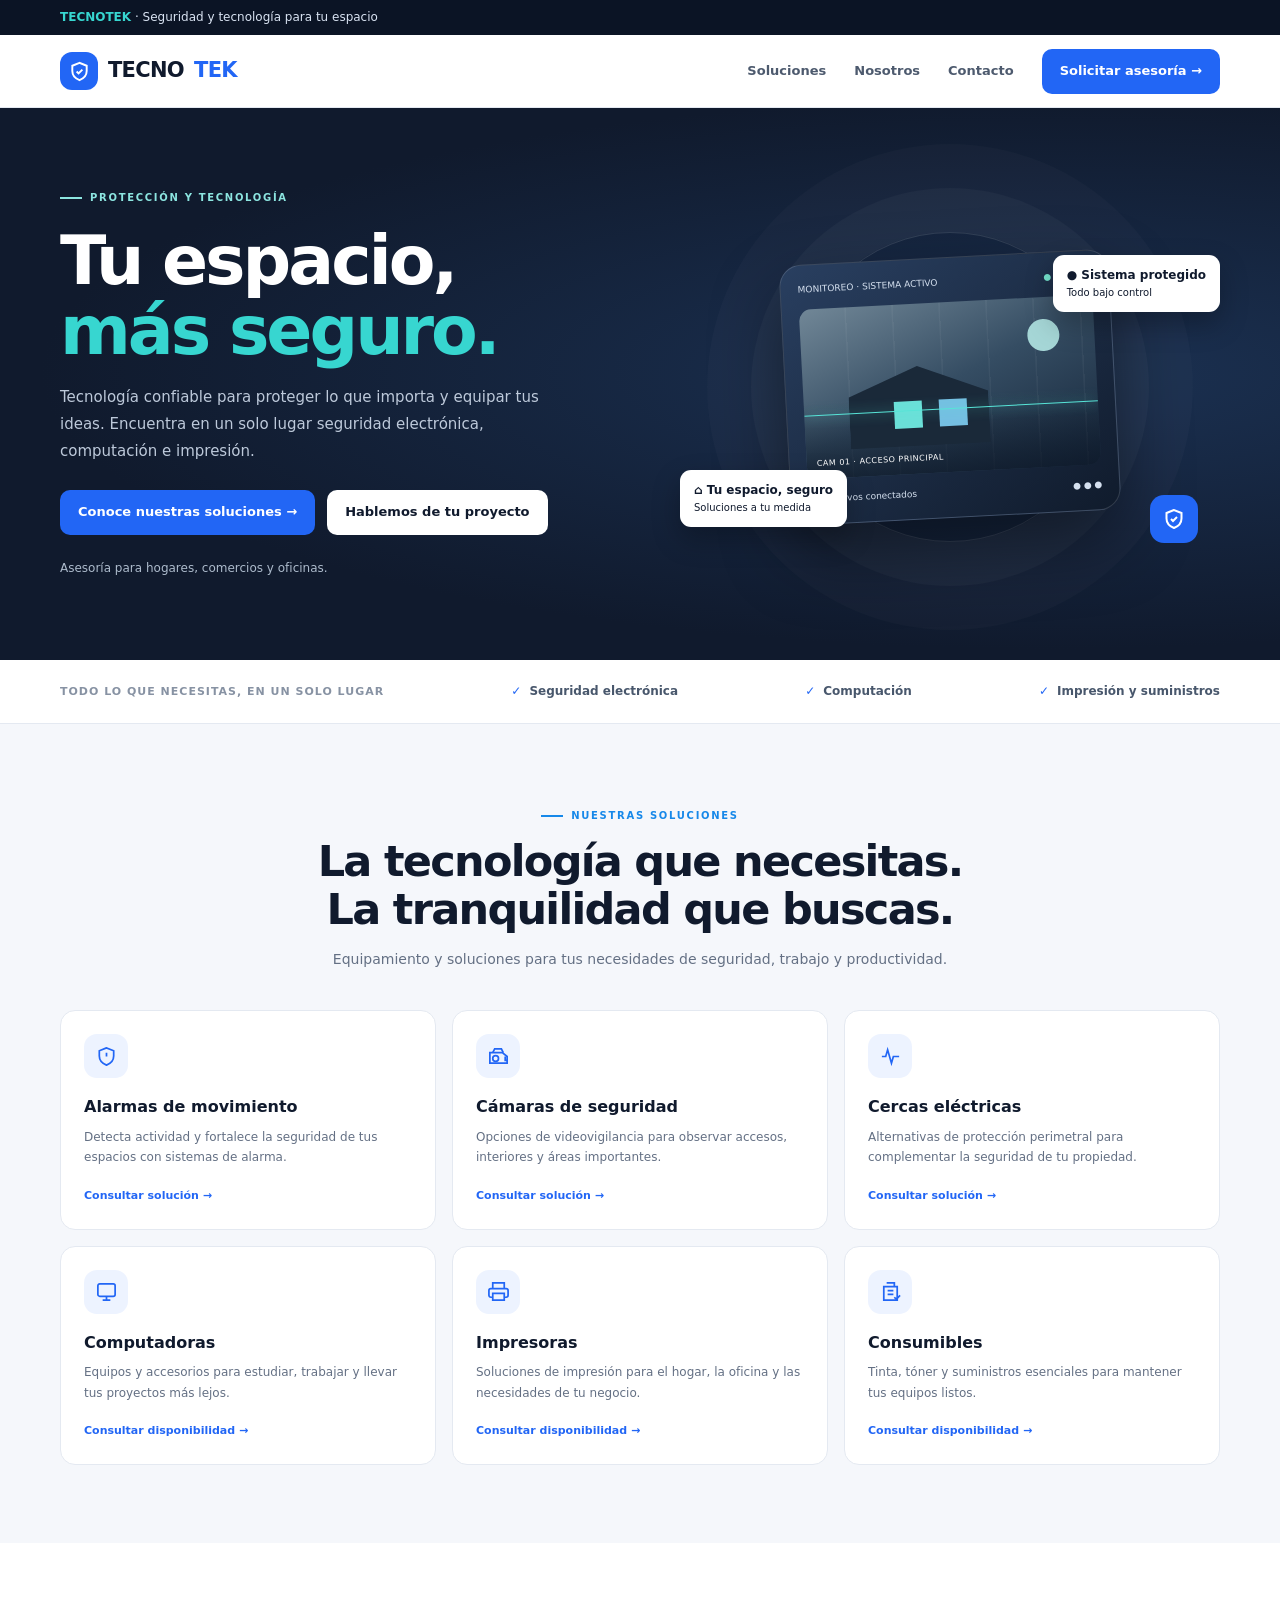
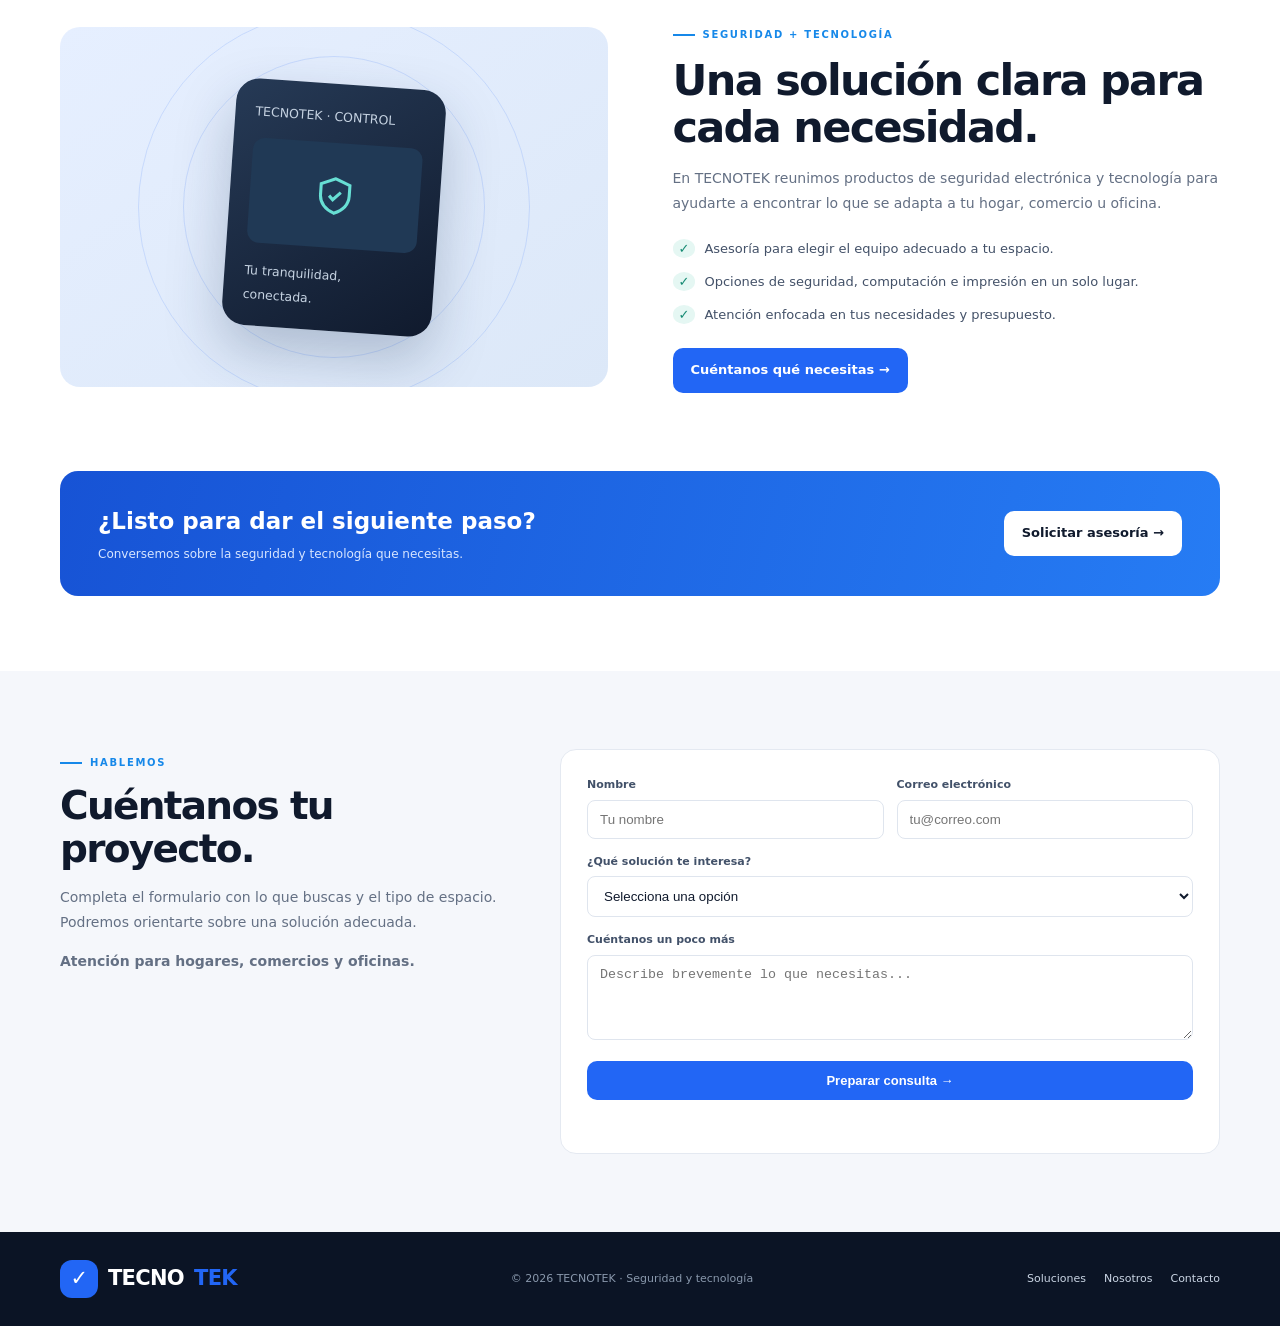
<file: index.html>
<!doctype html>
<html lang="es">
<head>
<meta charset="utf-8"><meta name="viewport" content="width=device-width,initial-scale=1"><meta name="theme-color" content="#101a2d"><meta name="description" content="TECNOTEK: seguridad electrónica, cámaras, alarmas, cercas eléctricas, computadoras, impresoras y consumibles."><title>TECNOTEK | Seguridad y tecnología</title>
<style>
:root{--navy:#101a2d;--blue:#2266f5;--cyan:#37d6d0;--muted:#647084;--paper:#f5f7fb;--line:#e4e9f1;--white:#fff}*{box-sizing:border-box}html{scroll-behavior:smooth}body{margin:0;color:var(--navy);font:15px/1.6 Inter,system-ui,-apple-system,"Segoe UI",sans-serif}a{color:inherit;text-decoration:none}.wrap{width:min(1160px,calc(100% - 40px));margin:auto}.top{background:#0b1425;color:#d9e3f2;font-size:12px;padding:8px 0}.top strong{color:var(--cyan)}header{position:sticky;top:0;z-index:10;background:#ffffffed;backdrop-filter:blur(12px);border-bottom:1px solid var(--line)}.nav{height:72px;display:flex;align-items:center;justify-content:space-between}.brand{display:flex;align-items:center;gap:10px;font-size:21px;font-weight:900;letter-spacing:-.7px}.brand b{color:var(--blue)}.mark{display:grid;place-items:center;width:38px;height:38px;border-radius:12px;background:var(--blue);color:white}.mark svg{width:23px}.links{display:flex;align-items:center;gap:28px;font-size:13px;font-weight:700;color:#4d5a6e}.links a:hover{color:var(--blue)}.btn{display:inline-flex;align-items:center;justify-content:center;gap:8px;padding:12px 18px;border:0;border-radius:10px;background:var(--blue);color:white;font-size:13px;font-weight:800;cursor:pointer;transition:.2s}.btn:hover{transform:translateY(-2px);box-shadow:0 10px 24px #2266f538}.btn-white{background:white;color:var(--navy)}.menu{display:none;background:none;border:0;font-size:25px;color:var(--navy)}
.hero{background:radial-gradient(ellipse at 82% 48%,#1b3152,#101a2d 68%);color:white;padding:76px 0 70px;overflow:hidden}.hero-grid{display:grid;grid-template-columns:1.04fr .96fr;align-items:center;gap:35px}.tag{color:#1688e9;font-size:10px;letter-spacing:1.7px;text-transform:uppercase;font-weight:900}.hero .tag{color:#8ce5e0}.tag:before{content:"";display:inline-block;width:22px;height:2px;background:currentColor;vertical-align:middle;margin-right:8px}h1{font-size:clamp(43px,5.4vw,68px);line-height:1.03;letter-spacing:-3px;margin:18px 0}.hero h1 em{font-style:normal;color:var(--cyan)}.lead{max-width:510px;color:#bdc9da;font-size:15px;line-height:1.8}.actions{display:flex;gap:12px;flex-wrap:wrap;margin-top:25px}.proof{margin-top:24px;color:#adbbcc;font-size:12px}.art{height:360px;display:grid;place-items:center;position:relative}.orbit{position:absolute;width:310px;height:310px;border:1px solid #ffffff20;border-radius:50%;box-shadow:0 0 0 44px #ffffff08,0 0 0 88px #ffffff05}.monitor{position:relative;width:min(330px,90%);padding:17px;border-radius:22px;background:linear-gradient(145deg,#293f60,#101b2c);border:1px solid #ffffff24;box-shadow:0 30px 70px #0007;transform:rotate(-3deg)}.monitor-head,.monitor-foot{display:flex;justify-content:space-between;color:#d5e0ef;font-size:9px}.live{color:#75e3cd}.screen{height:170px;margin:13px 0;border-radius:12px;position:relative;overflow:hidden;background:linear-gradient(155deg,#718797,#354d63 48%,#16263a)}.screen:before{content:"";position:absolute;inset:0;background:linear-gradient(transparent 55%,#0d1828b5),repeating-linear-gradient(90deg,transparent 0 45px,#ffffff0b 46px 47px)}.sun{position:absolute;right:35px;top:22px;width:32px;height:32px;background:#a5d6d6;border-radius:50%}.house{position:absolute;bottom:28px;left:45px;width:140px;height:80px;background:#1a2939;clip-path:polygon(0 35%,50% 0,100% 35%,100% 100%,0 100%)}.window{position:absolute;bottom:46px;left:90px;width:28px;height:27px;background:#6be0d8;box-shadow:45px 0 #75bfe2}.scan{position:absolute;left:0;right:0;top:62%;height:1px;background:#57e4d7;box-shadow:0 0 12px #57e4d7}.screen-label{position:absolute;bottom:9px;left:10px;color:white;font-size:8px;letter-spacing:.5px}.bubble{position:absolute;background:white;color:var(--navy);border-radius:11px;padding:11px 14px;box-shadow:0 12px 28px #0004;font-size:10px}.bubble b{display:block;font-size:12px}.bubble.one{right:0;top:48px}.bubble.two{left:0;bottom:40px}.shield{position:absolute;right:22px;bottom:24px;background:var(--blue);padding:12px;border-radius:14px}.shield svg{width:24px;display:block}
.trust{border-bottom:1px solid var(--line);padding:22px 0}.trust-row{display:flex;justify-content:space-between;align-items:center;gap:20px;flex-wrap:wrap}.trust-row strong{font-size:11px;text-transform:uppercase;letter-spacing:1px;color:#8792a3}.trust-row span{font-size:12px;font-weight:750;color:#48576c}.trust-row span:before{content:"✓";color:var(--blue);margin-right:8px}section{padding:78px 0}.services{background:var(--paper)}.heading{text-align:center;max-width:650px;margin:0 auto 38px}.heading h2,.solution h2,.contact h2{font-size:clamp(30px,4vw,43px);line-height:1.1;letter-spacing:-1.7px;margin:12px 0}.heading p,.solution p,.contact-copy p{color:var(--muted);font-size:14px;line-height:1.8}.cards{display:grid;grid-template-columns:repeat(3,1fr);gap:16px}.card{background:white;border:1px solid var(--line);border-radius:15px;padding:23px;transition:.2s}.card:hover{transform:translateY(-4px);box-shadow:0 18px 40px #172c4a12}.icon{width:44px;height:44px;border-radius:13px;background:#edf3ff;color:var(--blue);display:grid;place-items:center;margin-bottom:16px}.icon svg{width:23px}.card h3{margin:0 0 7px;font-size:16px}.card p{margin:0 0 14px;color:var(--muted);font-size:12px;line-height:1.7}.card a{color:var(--blue);font-size:11px;font-weight:850}.split{display:grid;grid-template-columns:1fr 1fr;align-items:center;gap:65px}.visual{height:360px;border-radius:20px;background:linear-gradient(145deg,#e6efff,#dce8f8);display:grid;place-items:center;position:relative;overflow:hidden}.visual:before,.visual:after{content:"";position:absolute;width:300px;height:300px;border:1px solid #2266f526;border-radius:50%}.visual:after{width:390px;height:390px}.device{position:relative;z-index:1;width:210px;padding:20px;border-radius:23px;background:linear-gradient(145deg,#263a56,#101a2d);color:white;box-shadow:0 24px 55px #18305240;transform:rotate(4deg)}.device-icon{display:grid;place-items:center;height:105px;margin:15px 0;background:#203955;border-radius:12px;color:#67dfd4}.device-icon svg{width:46px}.device small{color:#c6d3e2}.solution ul{list-style:none;padding:0;display:grid;gap:12px;margin:23px 0}.solution li{font-size:13px;color:#435168}.solution li:before{content:"✓";color:#168a73;background:#e5f7f3;border-radius:50%;padding:2px 6px;margin-right:9px}.banner{padding:0 0 75px}.banner-box{padding:32px 38px;border-radius:18px;background:linear-gradient(105deg,#1753d5,#267cf4);color:white;display:flex;justify-content:space-between;align-items:center;gap:20px}.banner h2{font-size:23px;margin:0}.banner p{margin:5px 0 0;color:#d8e6ff;font-size:12px}.contact{background:var(--paper)}.contact-grid{display:grid;grid-template-columns:.8fr 1.2fr;gap:60px}.contact-copy h2{font-size:39px}.form{padding:26px;background:white;border:1px solid var(--line);border-radius:16px}.row{display:grid;grid-template-columns:1fr 1fr;gap:13px}.field{margin-bottom:14px}.field label{display:block;font-size:11px;font-weight:800;margin-bottom:6px;color:#425169}.field input,.field select,.field textarea{width:100%;padding:11px 12px;border:1px solid #dfe5ee;border-radius:8px;font:12px inherit;color:var(--navy);background:#fff}.field textarea{height:85px;resize:vertical}.field input:focus,.field select:focus,.field textarea:focus{outline:2px solid #2266f530;border-color:#6b98fa}.form .btn{width:100%}.status{min-height:18px;color:#16866e;font-size:12px;margin:9px 0 0}footer{background:#0b1425;color:#cad5e4;padding:28px 0}.foot{display:flex;justify-content:space-between;align-items:center;gap:20px}.foot .brand{color:white}.foot small{font-size:11px;color:#8998ac}.foot-links{display:flex;gap:18px;font-size:11px}
@media(max-width:800px){.hero-grid{gap:10px}.art{transform:scale(.9)}.split{gap:35px}.trust-row{justify-content:center}.trust-row strong{width:100%;text-align:center}.contact-grid{gap:30px}}
@media(max-width:650px){.wrap{width:calc(100% - 32px)}.menu{display:block}.links{display:none;position:absolute;top:72px;left:0;right:0;padding:20px;background:white;border-bottom:1px solid var(--line);flex-direction:column;align-items:stretch}.links.open{display:flex}.links .btn{width:100%}.hero{padding:52px 0 40px}.hero-grid{grid-template-columns:1fr}.hero h1{font-size:47px}.art{height:290px;transform:scale(.88);margin:-8px 0 -18px}.orbit{width:275px;height:275px}section{padding:60px 0}.cards{grid-template-columns:1fr 1fr;gap:10px}.card{padding:17px}.card h3{font-size:14px}.card p{font-size:11px}.split,.contact-grid{grid-template-columns:1fr;gap:30px}.visual{height:300px}.banner{padding-bottom:60px}.banner-box{align-items:flex-start;flex-direction:column;padding:26px}.contact-copy h2{font-size:34px}.foot{flex-direction:column;text-align:center}.row{grid-template-columns:1fr;gap:0}}
@media(max-width:390px){.cards{grid-template-columns:1fr}.card{min-height:0}.hero h1{font-size:42px}}
</style>
</head>
<body>
<div class="top"><div class="wrap"><strong>TECNOTEK</strong> · Seguridad y tecnología para tu espacio</div></div>
<header><nav class="nav wrap" aria-label="Navegación principal"><a class="brand" href="#inicio"><span class="mark"><svg viewBox="0 0 24 24" fill="none" stroke="currentColor" stroke-width="2"><path d="M12 3 4.5 6v5.5c0 4.7 3.2 7.8 7.5 9.5 4.3-1.7 7.5-4.8 7.5-9.5V6L12 3Z"/><path d="m9 12 2 2 4-4"/></svg></span>TECNO<b>TEK</b></a><div class="links" id="links"><a href="#soluciones">Soluciones</a><a href="#nosotros">Nosotros</a><a href="#contacto">Contacto</a><a class="btn" href="#contacto">Solicitar asesoría →</a></div><button class="menu" id="menu" aria-label="Abrir menú" aria-expanded="false">☰</button></nav></header>
<main>
<section class="hero" id="inicio"><div class="wrap hero-grid"><div><span class="tag">Protección y tecnología</span><h1>Tu espacio,<br><em>más seguro.</em></h1><p class="lead">Tecnología confiable para proteger lo que importa y equipar tus ideas. Encuentra en un solo lugar seguridad electrónica, computación e impresión.</p><div class="actions"><a class="btn" href="#soluciones">Conoce nuestras soluciones →</a><a class="btn btn-white" href="#contacto">Hablemos de tu proyecto</a></div><p class="proof">Asesoría para hogares, comercios y oficinas.</p></div><div class="art" aria-label="Ilustración de monitoreo de seguridad"><div class="orbit"></div><div class="monitor"><div class="monitor-head"><span>MONITOREO · SISTEMA ACTIVO</span><span class="live">● EN VIVO</span></div><div class="screen"><i class="sun"></i><i class="house"></i><i class="window"></i><i class="scan"></i><span class="screen-label">CAM 01 · ACCESO PRINCIPAL</span></div><div class="monitor-foot"><span>Dispositivos conectados</span><span>● ● ●</span></div></div><div class="bubble one"><b>● Sistema protegido</b>Todo bajo control</div><div class="bubble two"><b>⌂ Tu espacio, seguro</b>Soluciones a tu medida</div><span class="shield"><svg viewBox="0 0 24 24" fill="none" stroke="white" stroke-width="2"><path d="M12 3 4.5 6v5.5c0 4.7 3.2 7.8 7.5 9.5 4.3-1.7 7.5-4.8 7.5-9.5V6L12 3Z"/><path d="m9 12 2 2 4-4"/></svg></span></div></div></section>
<div class="trust"><div class="wrap trust-row"><strong>Todo lo que necesitas, en un solo lugar</strong><span>Seguridad electrónica</span><span>Computación</span><span>Impresión y suministros</span></div></div>
<section class="services" id="soluciones"><div class="wrap"><div class="heading"><span class="tag">Nuestras soluciones</span><h2>La tecnología que necesitas.<br>La tranquilidad que buscas.</h2><p>Equipamiento y soluciones para tus necesidades de seguridad, trabajo y productividad.</p></div><div class="cards">
<article class="card"><div class="icon"><svg viewBox="0 0 24 24" fill="none" stroke="currentColor" stroke-width="1.8"><path d="M12 3 4.5 6v5.5c0 4.7 3.2 7.8 7.5 9.5 4.3-1.7 7.5-4.8 7.5-9.5V6L12 3Z"/><path d="M12 8v4m0 3h.01"/></svg></div><h3>Alarmas de movimiento</h3><p>Detecta actividad y fortalece la seguridad de tus espacios con sistemas de alarma.</p><a href="#contacto">Consultar solución →</a></article>
<article class="card"><div class="icon"><svg viewBox="0 0 24 24" fill="none" stroke="currentColor" stroke-width="1.8"><path d="M3 8h13l5 4v7H3z"/><circle cx="9" cy="14" r="3"/><path d="M19 12v4h2M6 8l2-4h7l2 4"/></svg></div><h3>Cámaras de seguridad</h3><p>Opciones de videovigilancia para observar accesos, interiores y áreas importantes.</p><a href="#contacto">Consultar solución →</a></article>
<article class="card"><div class="icon"><svg viewBox="0 0 24 24" fill="none" stroke="currentColor" stroke-width="1.8"><path d="M3 12h4l2-7 4 14 2-7h6"/></svg></div><h3>Cercas eléctricas</h3><p>Alternativas de protección perimetral para complementar la seguridad de tu propiedad.</p><a href="#contacto">Consultar solución →</a></article>
<article class="card"><div class="icon"><svg viewBox="0 0 24 24" fill="none" stroke="currentColor" stroke-width="1.8"><rect x="3" y="4" width="18" height="13" rx="2"/><path d="M8 21h8m-4-4v4"/></svg></div><h3>Computadoras</h3><p>Equipos y accesorios para estudiar, trabajar y llevar tus proyectos más lejos.</p><a href="#contacto">Consultar disponibilidad →</a></article>
<article class="card"><div class="icon"><svg viewBox="0 0 24 24" fill="none" stroke="currentColor" stroke-width="1.8"><path d="M6 9V3h12v6M6 18H4a2 2 0 0 1-2-2v-5a2 2 0 0 1 2-2h16a2 2 0 0 1 2 2v5a2 2 0 0 1-2 2h-2"/><path d="M6 14h12v7H6z"/></svg></div><h3>Impresoras</h3><p>Soluciones de impresión para el hogar, la oficina y las necesidades de tu negocio.</p><a href="#contacto">Consultar disponibilidad →</a></article>
<article class="card"><div class="icon"><svg viewBox="0 0 24 24" fill="none" stroke="currentColor" stroke-width="1.8"><path d="M5 7h14v14H5zM8 3h8v4M9 11h6m-6 4h6"/><path d="m16 18 2 2 4-4"/></svg></div><h3>Consumibles</h3><p>Tinta, tóner y suministros esenciales para mantener tus equipos listos.</p><a href="#contacto">Consultar disponibilidad →</a></article>
</div></div></section>
<section id="nosotros"><div class="wrap split"><div class="visual" aria-hidden="true"><div class="device"><small>TECNOTEK · CONTROL</small><div class="device-icon"><svg viewBox="0 0 24 24" fill="none" stroke="currentColor" stroke-width="1.6"><path d="M12 3 4.5 6v5.5c0 4.7 3.2 7.8 7.5 9.5 4.3-1.7 7.5-4.8 7.5-9.5V6L12 3Z"/><path d="m9 12 2 2 4-4"/></svg></div><small>Tu tranquilidad, conectada.</small></div></div><div class="solution"><span class="tag">Seguridad + tecnología</span><h2>Una solución clara para cada necesidad.</h2><p>En TECNOTEK reunimos productos de seguridad electrónica y tecnología para ayudarte a encontrar lo que se adapta a tu hogar, comercio u oficina.</p><ul><li>Asesoría para elegir el equipo adecuado a tu espacio.</li><li>Opciones de seguridad, computación e impresión en un solo lugar.</li><li>Atención enfocada en tus necesidades y presupuesto.</li></ul><a class="btn" href="#contacto">Cuéntanos qué necesitas →</a></div></div></section>
<div class="banner"><div class="wrap banner-box"><div><h2>¿Listo para dar el siguiente paso?</h2><p>Conversemos sobre la seguridad y tecnología que necesitas.</p></div><a class="btn btn-white" href="#contacto">Solicitar asesoría →</a></div></div>
<section class="contact" id="contacto"><div class="wrap contact-grid"><div class="contact-copy"><span class="tag">Hablemos</span><h2>Cuéntanos tu proyecto.</h2><p>Completa el formulario con lo que buscas y el tipo de espacio. Podremos orientarte sobre una solución adecuada.</p><p><strong>Atención para hogares, comercios y oficinas.</strong></p></div><form class="form" id="contactForm"><div class="row"><div class="field"><label for="name">Nombre</label><input id="name" name="name" autocomplete="name" placeholder="Tu nombre" required></div><div class="field"><label for="email">Correo electrónico</label><input id="email" name="email" type="email" autocomplete="email" placeholder="tu@correo.com" required></div></div><div class="field"><label for="interest">¿Qué solución te interesa?</label><select id="interest" name="interest" required><option value="" disabled selected>Selecciona una opción</option><option>Alarmas y sensores</option><option>Cámaras de seguridad</option><option>Cercas eléctricas</option><option>Computadoras</option><option>Impresoras y consumibles</option><option>Necesito asesoría</option></select></div><div class="field"><label for="message">Cuéntanos un poco más</label><textarea id="message" name="message" placeholder="Describe brevemente lo que necesitas..."></textarea></div><button class="btn" type="submit">Preparar consulta →</button><p class="status" id="status" aria-live="polite"></p></form></div></section>
</main><footer><div class="wrap foot"><a class="brand" href="#inicio"><span class="mark">✓</span>TECNO<b>TEK</b></a><small>© <span id="year"></span> TECNOTEK · Seguridad y tecnología</small><div class="foot-links"><a href="#soluciones">Soluciones</a><a href="#nosotros">Nosotros</a><a href="#contacto">Contacto</a></div></div></footer>
<script>
const menu=document.getElementById('menu'),links=document.getElementById('links');menu.addEventListener('click',()=>{const open=links.classList.toggle('open');menu.setAttribute('aria-expanded',String(open));menu.setAttribute('aria-label',open?'Cerrar menú':'Abrir menú');menu.textContent=open?'×':'☰'});links.querySelectorAll('a').forEach(a=>a.addEventListener('click',()=>{links.classList.remove('open');menu.setAttribute('aria-expanded','false');menu.textContent='☰'}));document.getElementById('year').textContent=new Date().getFullYear();document.getElementById('contactForm').addEventListener('submit',e=>{e.preventDefault();const d=new FormData(e.currentTarget),subject=encodeURIComponent('Consulta TECNOTEK: '+d.get('interest')),body=encodeURIComponent(`Hola, soy ${d.get('name')} (${d.get('email')}).\n\nMe interesa: ${d.get('interest')}\n\n${d.get('message')||''}`);document.getElementById('status').textContent='Se abrirá tu aplicación de correo para enviar la consulta.';location.href=`mailto:?subject=${subject}&body=${body}`});
</script>
</body>
</html>
</file>
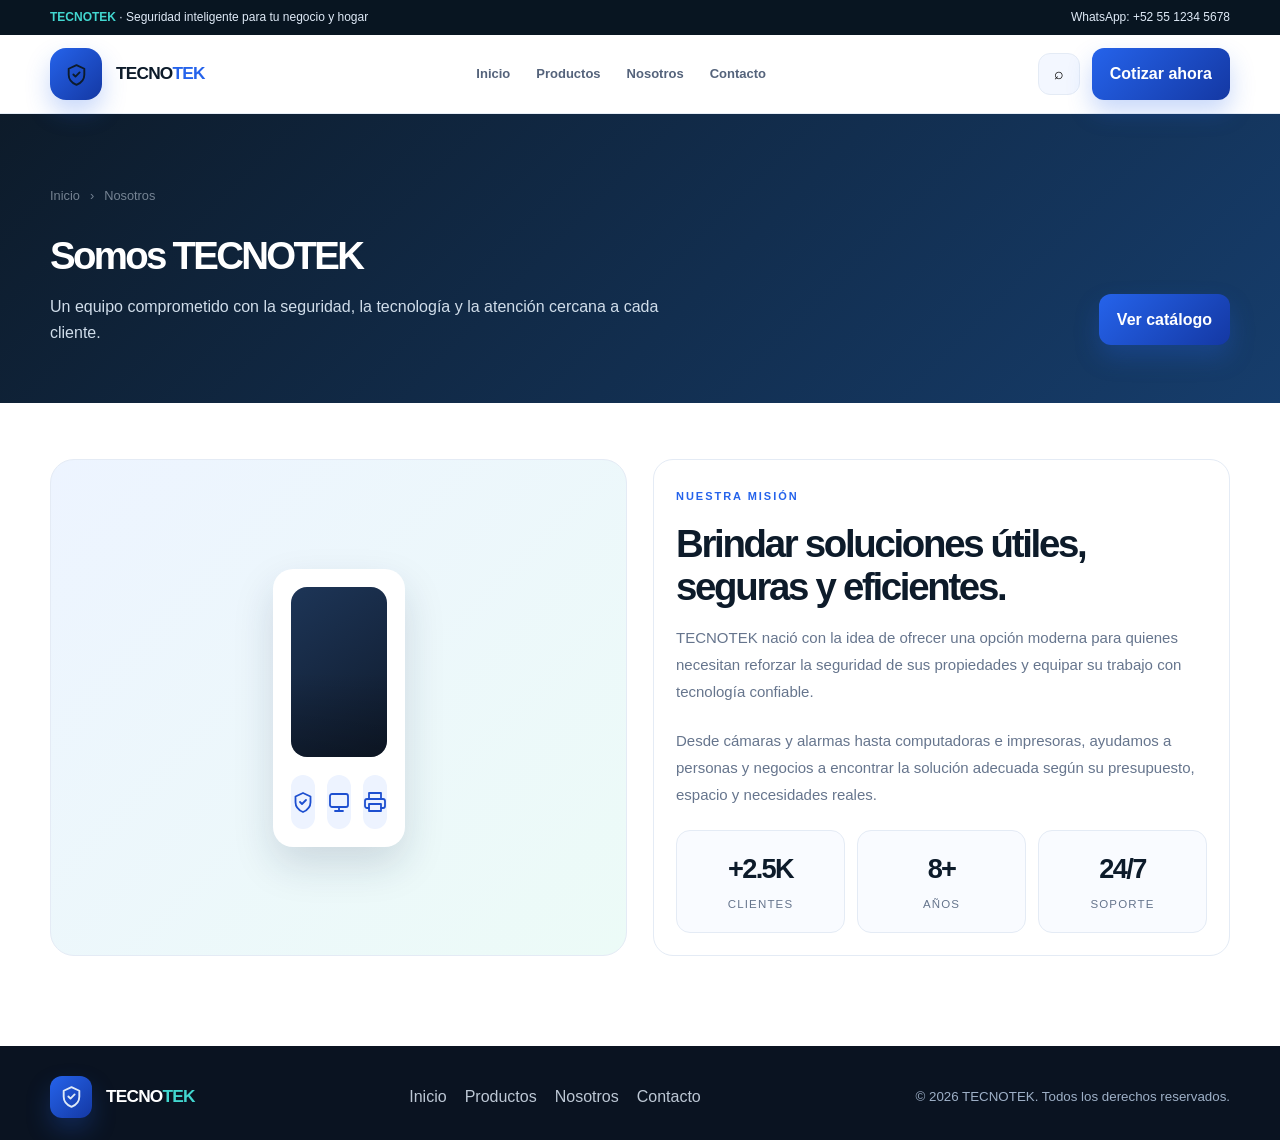
<file: contacto.html>
<!doctype html>
<html lang="es">
<head>
  <meta charset="UTF-8" />
  <meta name="viewport" content="width=device-width, initial-scale=1.0" />
  <meta name="description" content="Conoce más sobre TECNOTEK, su experiencia en seguridad y tecnología y la atención a clientes." />
  <title>Nosotros | TECNOTEK</title>
  <link rel="stylesheet" href="styles.css" />
</head>
<body>
  <div class="topbar">
    <div class="container">
      <span><strong>TECNOTEK</strong> · Seguridad inteligente para tu negocio y hogar</span>
      <span>WhatsApp: +52 55 1234 5678</span>
    </div>
  </div>

  <header class="header">
    <div class="container">
      <a href="index.html" class="brand" aria-label="TECNOTEK inicio">
        <span class="brand-mark">
          <svg viewBox="0 0 24 24" fill="none" stroke="currentColor" stroke-width="1.8" stroke-linecap="round" stroke-linejoin="round" aria-hidden="true">
            <path d="M12 3L4.5 6.5v5.7c0 4.7 3.1 7.9 7.5 9.8 4.4-1.9 7.5-5.1 7.5-9.8V6.5L12 3Z"/>
            <path d="m9 12 2 2 4-4"/>
          </svg>
        </span>
        <span class="brand-text">TECNO<strong>TEK</strong></span>
      </a>

      <nav class="nav" aria-label="Menú principal">
        <a href="index.html">Inicio</a>
        <a href="productos.html">Productos</a>
        <a href="nosotros.html">Nosotros</a>
        <a href="contacto.html">Contacto</a>
      </nav>

      <div class="nav-actions">
        <button class="icon-btn" type="button" aria-label="Buscar">⌕</button>
        <a class="btn btn-primary" href="contacto.html">Cotizar ahora</a>
        <button class="burger" type="button" aria-label="Abrir menú" aria-expanded="false">☰</button>
      </div>
    </div>
  </header>

  <section class="page-banner">
    <div class="container">
      <div>
        <div class="crumbs"><span>Inicio</span> <span>›</span> <span>Nosotros</span></div>
        <h1>Somos TECNOTEK</h1>
        <p>Un equipo comprometido con la seguridad, la tecnología y la atención cercana a cada cliente.</p>
      </div>
      <a class="btn btn-primary" href="productos.html">Ver catálogo</a>
    </div>
  </section>

  <main class="contact-page">
    <div class="container about-grid">
      <div class="about-visual">
        <div class="device-box" style="max-width:360px;margin:0;">
          <div class="screen"></div>
          <div class="icons" aria-hidden="true">
            <span><svg viewBox="0 0 24 24" fill="none" stroke="currentColor" stroke-width="1.8" stroke-linecap="round" stroke-linejoin="round"><path d="M12 3 4.5 6.5v5.7c0 4.7 3.1 7.9 7.5 9.8 4.4-1.9 7.5-5.1 7.5-9.8V6.5L12 3Z"/><path d="m9 12 2 2 4-4"/></svg></span>
            <span><svg viewBox="0 0 24 24" fill="none" stroke="currentColor" stroke-width="1.8" stroke-linecap="round" stroke-linejoin="round"><rect x="3" y="4" width="18" height="13" rx="2"/><path d="M8 21h8m-4-4v4"/></svg></span>
            <span><svg viewBox="0 0 24 24" fill="none" stroke="currentColor" stroke-width="1.8" stroke-linecap="round" stroke-linejoin="round"><path d="M6 9V3h12v6M6 18H4a2 2 0 0 1-2-2v-5a2 2 0 0 1 2-2h16a2 2 0 0 1 2 2v5a2 2 0 0 1-2 2h-2"/><path d="M6 14h12v7H6z"/></svg></span>
          </div>
        </div>
      </div>

      <div class="about-card">
        <span class="section-tag">Nuestra misión</span>
        <h2 style="margin:14px 0 16px; font-size:clamp(2rem,3vw,3.2rem); line-height:1.12; letter-spacing:-.06em;">Brindar soluciones útiles, seguras y eficientes.</h2>
        <p class="muted" style="font-size:15px; line-height:1.8; margin:0 0 22px;">TECNOTEK nació con la idea de ofrecer una opción moderna para quienes necesitan reforzar la seguridad de sus propiedades y equipar su trabajo con tecnología confiable.</p>
        <p class="muted" style="font-size:15px; line-height:1.8; margin:0;">Desde cámaras y alarmas hasta computadoras e impresoras, ayudamos a personas y negocios a encontrar la solución adecuada según su presupuesto, espacio y necesidades reales.</p>

        <div class="stat-row">
          <div class="stat">
            <strong>+2.5K</strong>
            <span>Clientes</span>
          </div>
          <div class="stat">
            <strong>8+</strong>
            <span>Años</span>
          </div>
          <div class="stat">
            <strong>24/7</strong>
            <span>Soporte</span>
          </div>
        </div>
      </div>
    </div>
  </main>

  <footer class="footer">
    <div class="container">
      <a href="index.html" class="brand" aria-label="TECNOTEK inicio">
        <span class="brand-mark" style="width:42px;height:42px;border-radius:12px;">
          <svg viewBox="0 0 24 24" fill="none" stroke="currentColor" stroke-width="1.8" stroke-linecap="round" stroke-linejoin="round" aria-hidden="true">
            <path d="M12 3L4.5 6.5v5.7c0 4.7 3.1 7.9 7.5 9.8 4.4-1.9 7.5-5.1 7.5-9.8V6.5L12 3Z"/>
            <path d="m9 12 2 2 4-4"/>
          </svg>
        </span>
        <span class="brand-text" style="color:#fff;">TECNO<strong style="color:var(--cyan);">TEK</strong></span>
      </a>

      <div class="footer-links">
        <a href="index.html">Inicio</a>
        <a href="productos.html">Productos</a>
        <a href="nosotros.html">Nosotros</a>
        <a href="contacto.html">Contacto</a>
      </div>

      <small>© <span id="year"></span> TECNOTEK. Todos los derechos reservados.</small>
    </div>
  </footer>

  <script src="script.js"></script>
</body>
</html>
</file>
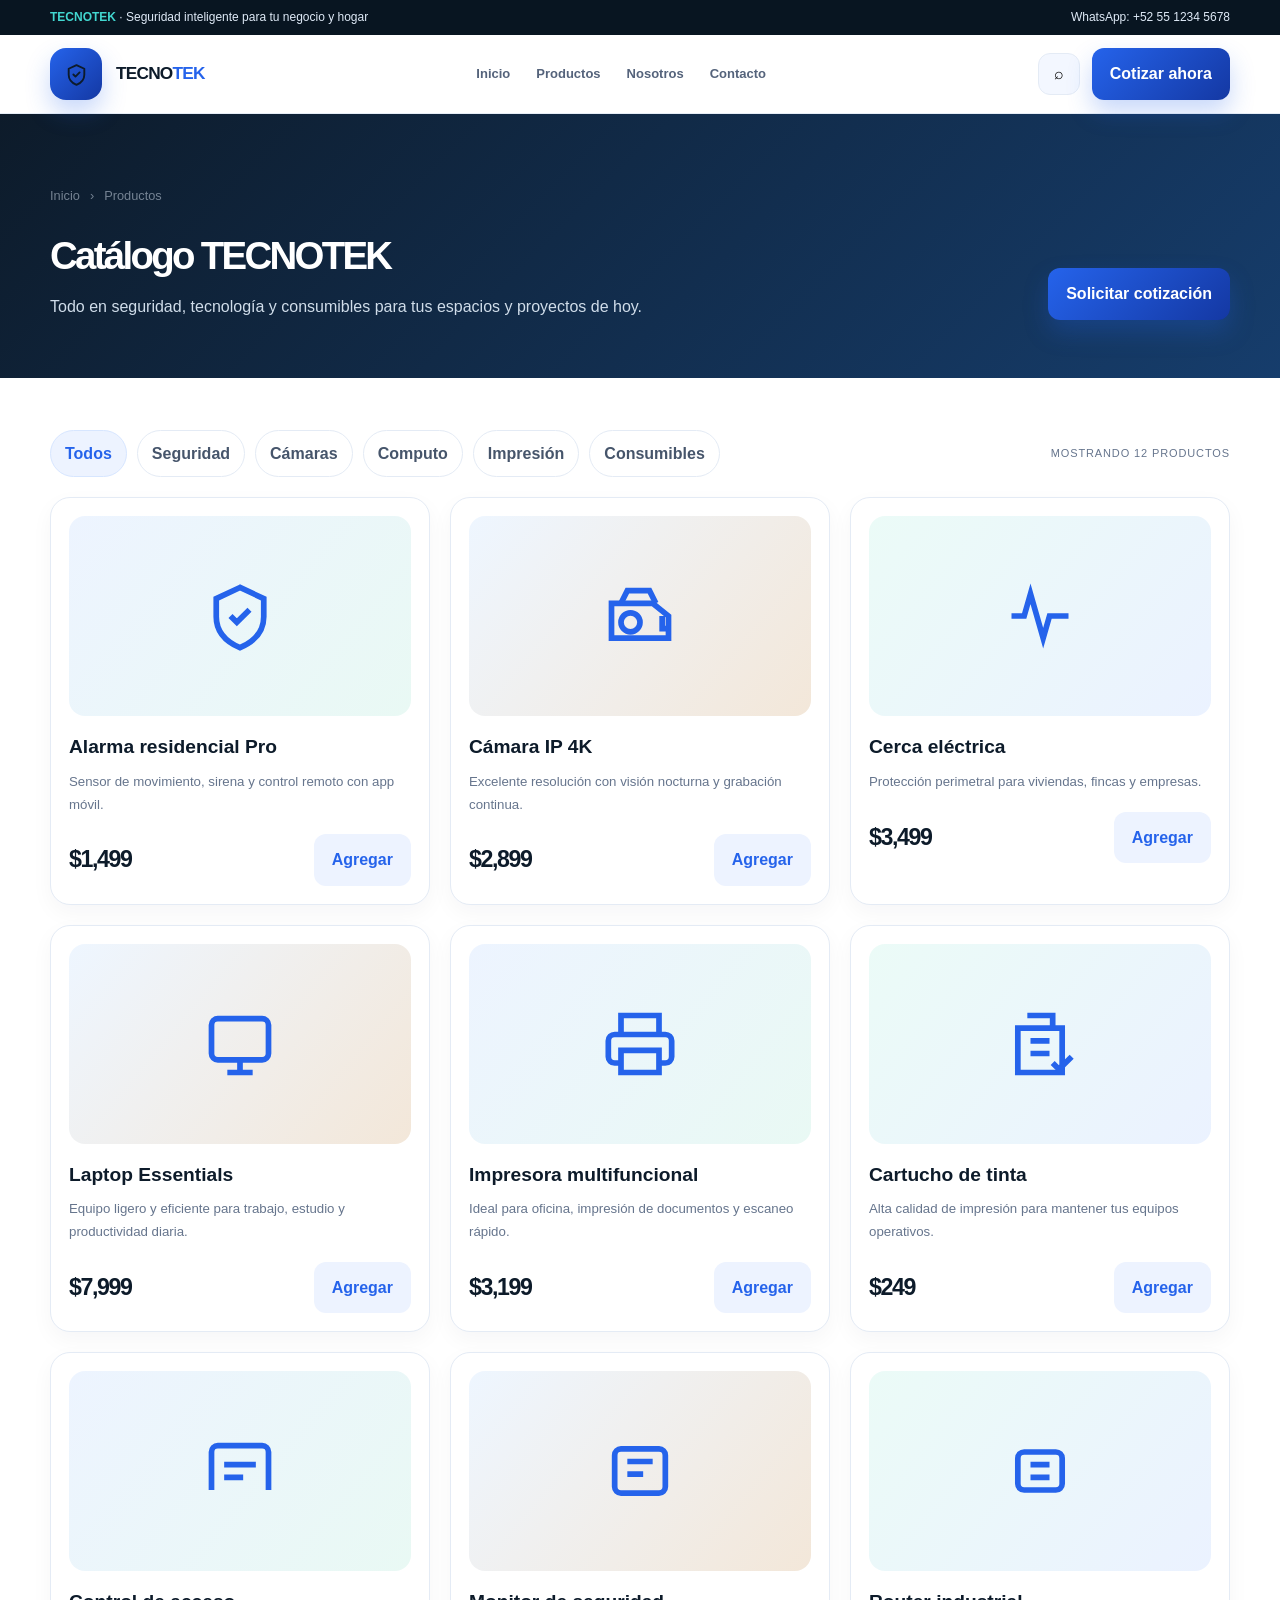
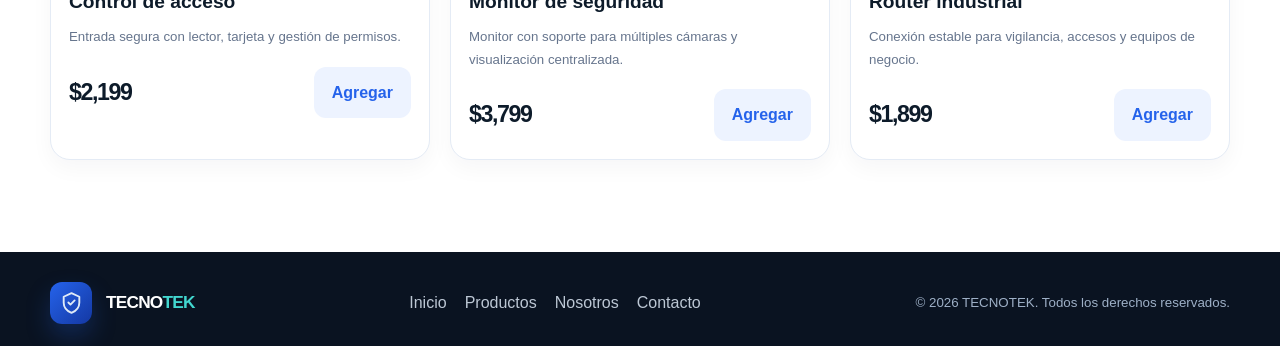
<file: nosotros.html>
<!doctype html>
<html lang="es">
<head>
  <meta charset="UTF-8" />
  <meta name="viewport" content="width=device-width, initial-scale=1.0" />
  <meta name="description" content="Catálogo de productos TECNOTEK: alarmas, cámaras, computadoras, impresoras y consumibles." />
  <title>Productos | TECNOTEK</title>
  <link rel="stylesheet" href="styles.css" />
</head>
<body>
  <div class="topbar">
    <div class="container">
      <span><strong>TECNOTEK</strong> · Seguridad inteligente para tu negocio y hogar</span>
      <span>WhatsApp: +52 55 1234 5678</span>
    </div>
  </div>

  <header class="header">
    <div class="container">
      <a href="index.html" class="brand" aria-label="TECNOTEK inicio">
        <span class="brand-mark">
          <svg viewBox="0 0 24 24" fill="none" stroke="currentColor" stroke-width="1.8" stroke-linecap="round" stroke-linejoin="round" aria-hidden="true">
            <path d="M12 3L4.5 6.5v5.7c0 4.7 3.1 7.9 7.5 9.8 4.4-1.9 7.5-5.1 7.5-9.8V6.5L12 3Z"/>
            <path d="m9 12 2 2 4-4"/>
          </svg>
        </span>
        <span class="brand-text">TECNO<strong>TEK</strong></span>
      </a>

      <nav class="nav" aria-label="Menú principal">
        <a href="index.html">Inicio</a>
        <a href="productos.html">Productos</a>
        <a href="nosotros.html">Nosotros</a>
        <a href="contacto.html">Contacto</a>
      </nav>

      <div class="nav-actions">
        <button class="icon-btn" type="button" aria-label="Buscar">⌕</button>
        <a class="btn btn-primary" href="contacto.html">Cotizar ahora</a>
        <button class="burger" type="button" aria-label="Abrir menú" aria-expanded="false">☰</button>
      </div>
    </div>
  </header>

  <section class="page-banner">
    <div class="container">
      <div>
        <div class="crumbs"><span>Inicio</span> <span>›</span> <span>Productos</span></div>
        <h1>Catálogo TECNOTEK</h1>
        <p>Todo en seguridad, tecnología y consumibles para tus espacios y proyectos de hoy.</p>
      </div>
      <a class="btn btn-primary" href="contacto.html">Solicitar cotización</a>
    </div>
  </section>

  <main class="page-content">
    <div class="container">
      <div class="filters">
        <div class="filter-group">
          <button class="chip active" type="button">Todos</button>
          <button class="chip" type="button">Seguridad</button>
          <button class="chip" type="button">Cámaras</button>
          <button class="chip" type="button">Computo</button>
          <button class="chip" type="button">Impresión</button>
          <button class="chip" type="button">Consumibles</button>
        </div>
        <span class="small-note">Mostrando 12 productos</span>
      </div>

      <div class="catalog-grid">
        <article class="shop-card">
          <div class="thumb" aria-hidden="true"><svg viewBox="0 0 24 24" fill="none" stroke="currentColor" stroke-width="1.8"><path d="M12 3 4.5 6.5v5.7c0 4.7 3.1 7.9 7.5 9.8 4.4-1.9 7.5-5.1 7.5-9.8V6.5L12 3Z"/><path d="m9 12 2 2 4-4"/></svg></div>
          <h3>Alarma residencial Pro</h3>
          <p>Sensor de movimiento, sirena y control remoto con app móvil.</p>
          <div class="row"><span class="price-tag">$1,499</span><button class="btn btn-secondary" type="button">Agregar</button></div>
        </article>

        <article class="shop-card">
          <div class="thumb" aria-hidden="true"><svg viewBox="0 0 24 24" fill="none" stroke="currentColor" stroke-width="1.8"><path d="M3 8h13l5 4v7H3z"/><circle cx="9" cy="14" r="3"/><path d="M19 12v4h2M6 8l2-4h7l2 4"/></svg></div>
          <h3>Cámara IP 4K</h3>
          <p>Excelente resolución con visión nocturna y grabación continua.</p>
          <div class="row"><span class="price-tag">$2,899</span><button class="btn btn-secondary" type="button">Agregar</button></div>
        </article>

        <article class="shop-card">
          <div class="thumb" aria-hidden="true"><svg viewBox="0 0 24 24" fill="none" stroke="currentColor" stroke-width="1.8"><path d="M3 12h4l2-7 4 14 2-7h6"/></svg></div>
          <h3>Cerca eléctrica</h3>
          <p>Protección perimetral para viviendas, fincas y empresas.</p>
          <div class="row"><span class="price-tag">$3,499</span><button class="btn btn-secondary" type="button">Agregar</button></div>
        </article>

        <article class="shop-card">
          <div class="thumb" aria-hidden="true"><svg viewBox="0 0 24 24" fill="none" stroke="currentColor" stroke-width="1.8"><rect x="3" y="4" width="18" height="13" rx="2"/><path d="M8 21h8m-4-4v4"/></svg></div>
          <h3>Laptop Essentials</h3>
          <p>Equipo ligero y eficiente para trabajo, estudio y productividad diaria.</p>
          <div class="row"><span class="price-tag">$7,999</span><button class="btn btn-secondary" type="button">Agregar</button></div>
        </article>

        <article class="shop-card">
          <div class="thumb" aria-hidden="true"><svg viewBox="0 0 24 24" fill="none" stroke="currentColor" stroke-width="1.8"><path d="M6 9V3h12v6M6 18H4a2 2 0 0 1-2-2v-5a2 2 0 0 1 2-2h16a2 2 0 0 1 2 2v5a2 2 0 0 1-2 2h-2"/><path d="M6 14h12v7H6z"/></svg></div>
          <h3>Impresora multifuncional</h3>
          <p>Ideal para oficina, impresión de documentos y escaneo rápido.</p>
          <div class="row"><span class="price-tag">$3,199</span><button class="btn btn-secondary" type="button">Agregar</button></div>
        </article>

        <article class="shop-card">
          <div class="thumb" aria-hidden="true"><svg viewBox="0 0 24 24" fill="none" stroke="currentColor" stroke-width="1.8"><path d="M5 7h14v14H5zM8 3h8v4M9 11h6m-6 4h6"/><path d="m16 18 2 2 4-4"/></svg></div>
          <h3>Cartucho de tinta</h3>
          <p>Alta calidad de impresión para mantener tus equipos operativos.</p>
          <div class="row"><span class="price-tag">$249</span><button class="btn btn-secondary" type="button">Agregar</button></div>
        </article>

        <article class="shop-card">
          <div class="thumb" aria-hidden="true"><svg viewBox="0 0 24 24" fill="none" stroke="currentColor" stroke-width="1.8"><path d="M3 18V6a2 2 0 0 1 2-2h14a2 2 0 0 1 2 2v12"/><path d="M7 10h10M7 14h6"/></svg></div>
          <h3>Control de acceso</h3>
          <p>Entrada segura con lector, tarjeta y gestión de permisos.</p>
          <div class="row"><span class="price-tag">$2,199</span><button class="btn btn-secondary" type="button">Agregar</button></div>
        </article>

        <article class="shop-card">
          <div class="thumb" aria-hidden="true"><svg viewBox="0 0 24 24" fill="none" stroke="currentColor" stroke-width="1.8"><rect x="4" y="5" width="16" height="14" rx="2"/><path d="M8 9h8M8 13h5"/></svg></div>
          <h3>Monitor de seguridad</h3>
          <p>Monitor con soporte para múltiples cámaras y visualización centralizada.</p>
          <div class="row"><span class="price-tag">$3,799</span><button class="btn btn-secondary" type="button">Agregar</button></div>
        </article>

        <article class="shop-card">
          <div class="thumb" aria-hidden="true"><svg viewBox="0 0 24 24" fill="none" stroke="currentColor" stroke-width="1.8"><path d="M7 6h10a2 2 0 0 1 2 2v8a2 2 0 0 1-2 2H7a2 2 0 0 1-2-2V8a2 2 0 0 1 2-2Z"/><path d="M9 14h6M9 10h6"/></svg></div>
          <h3>Router industrial</h3>
          <p>Conexión estable para vigilancia, accesos y equipos de negocio.</p>
          <div class="row"><span class="price-tag">$1,899</span><button class="btn btn-secondary" type="button">Agregar</button></div>
        </article>
      </div>
    </div>
  </main>

  <footer class="footer">
    <div class="container">
      <a href="index.html" class="brand" aria-label="TECNOTEK inicio">
        <span class="brand-mark" style="width:42px;height:42px;border-radius:12px;">
          <svg viewBox="0 0 24 24" fill="none" stroke="currentColor" stroke-width="1.8" stroke-linecap="round" stroke-linejoin="round" aria-hidden="true">
            <path d="M12 3L4.5 6.5v5.7c0 4.7 3.1 7.9 7.5 9.8 4.4-1.9 7.5-5.1 7.5-9.8V6.5L12 3Z"/>
            <path d="m9 12 2 2 4-4"/>
          </svg>
        </span>
        <span class="brand-text" style="color:#fff;">TECNO<strong style="color:var(--cyan);">TEK</strong></span>
      </a>

      <div class="footer-links">
        <a href="index.html">Inicio</a>
        <a href="productos.html">Productos</a>
        <a href="nosotros.html">Nosotros</a>
        <a href="contacto.html">Contacto</a>
      </div>

      <small>© <span id="year"></span> TECNOTEK. Todos los derechos reservados.</small>
    </div>
  </footer>

  <script src="script.js"></script>
</body>
</html>
</file>
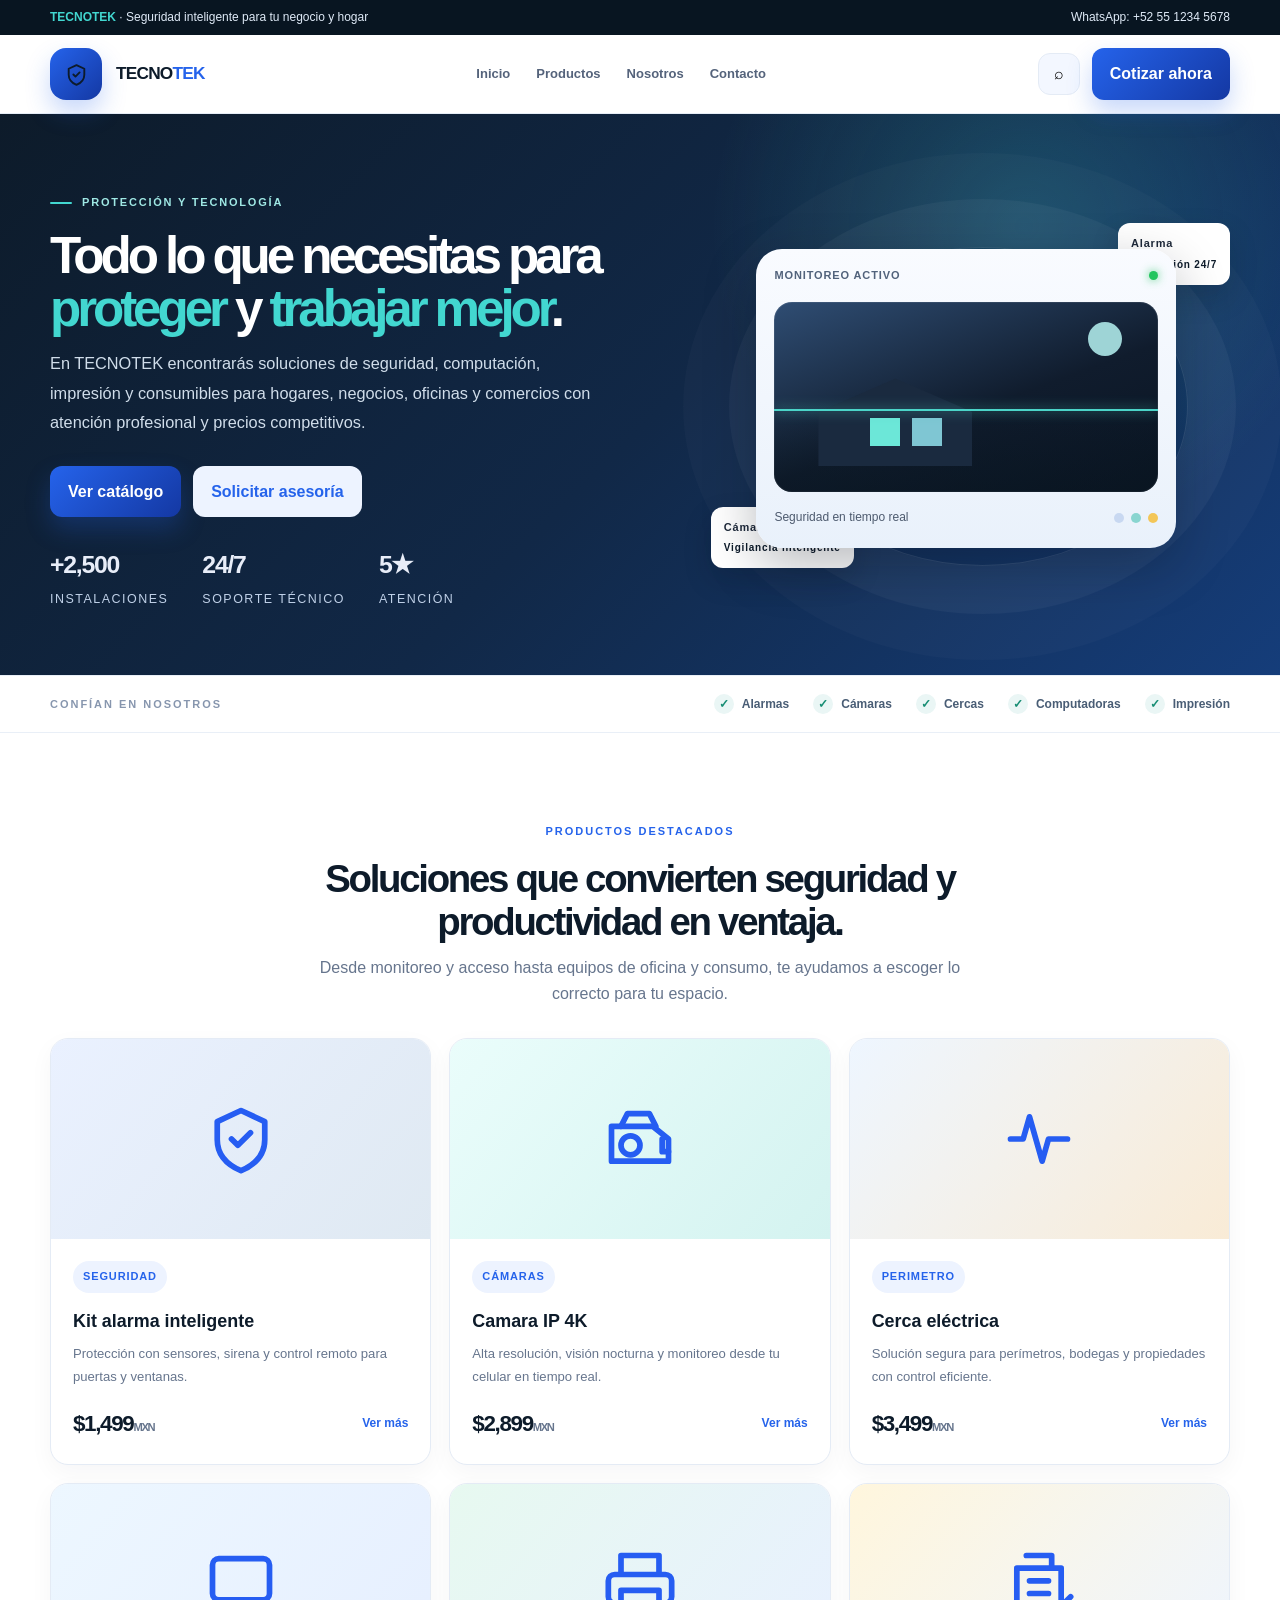
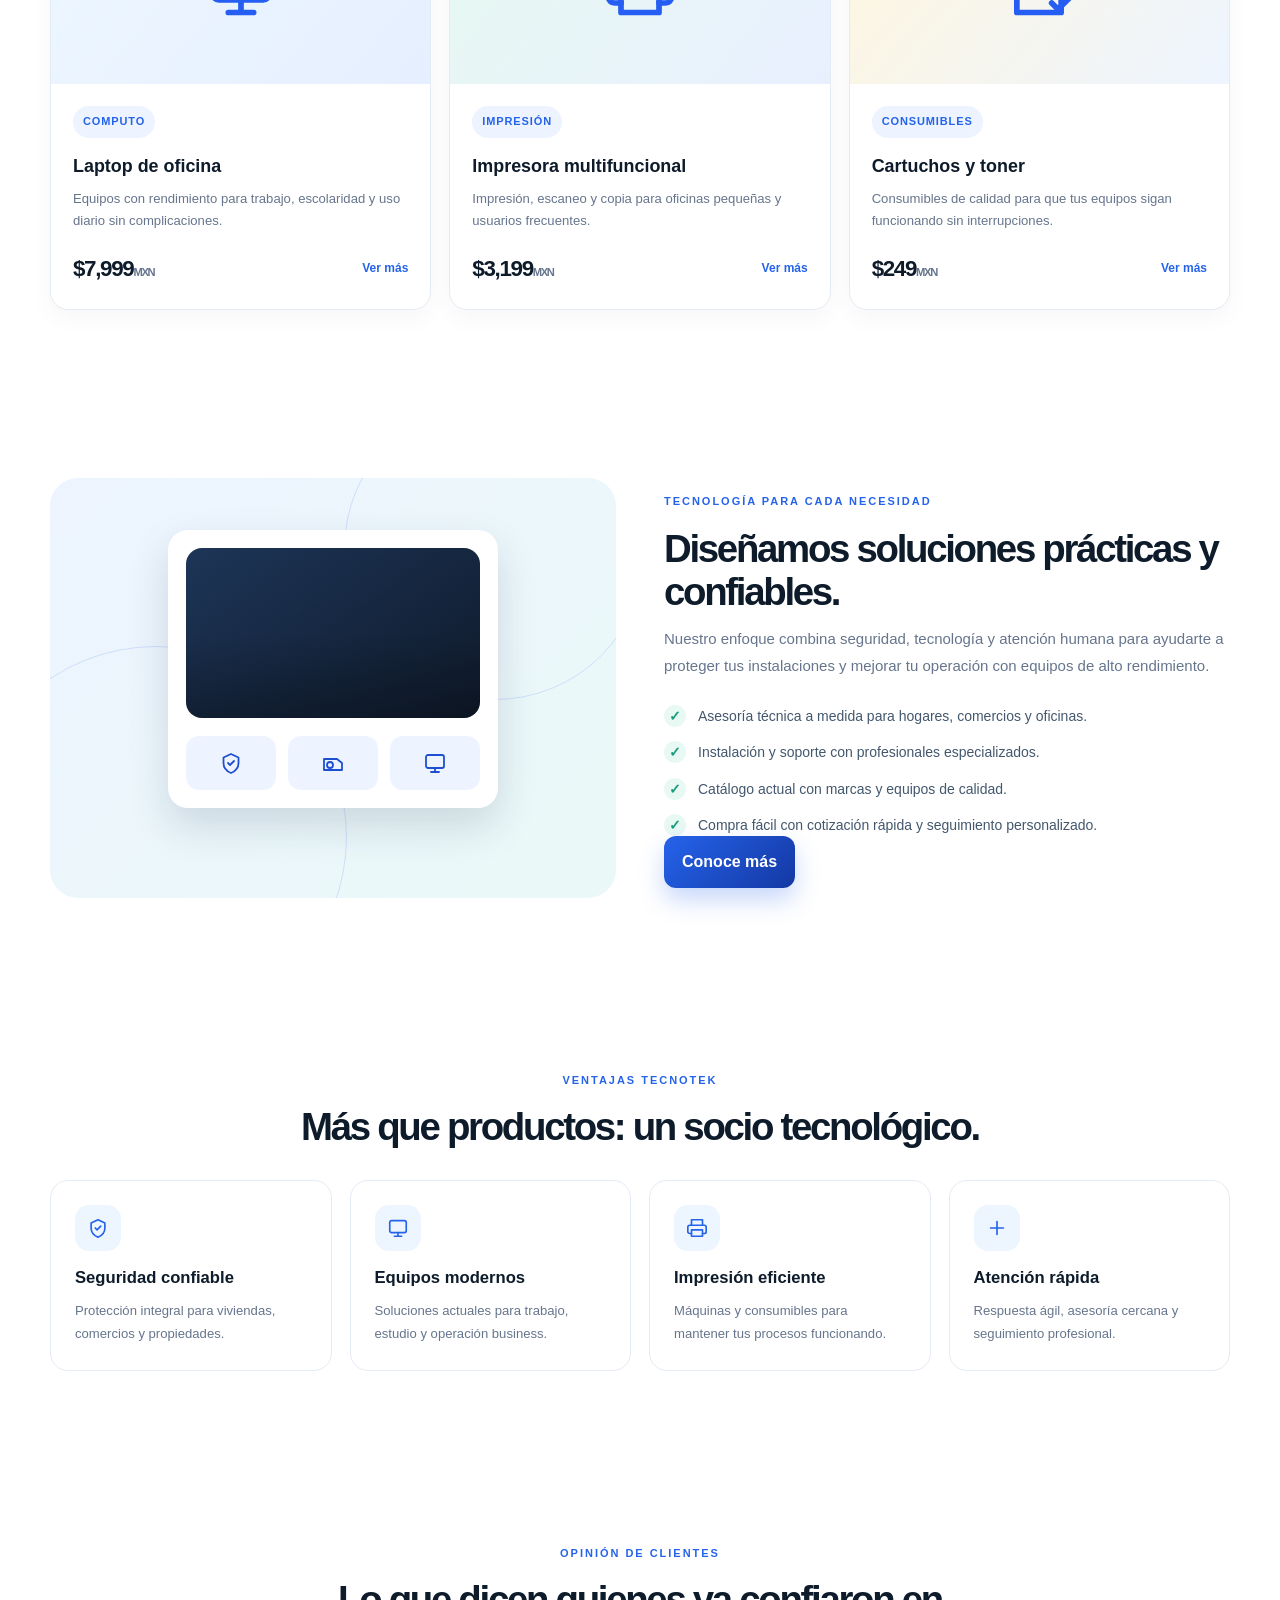
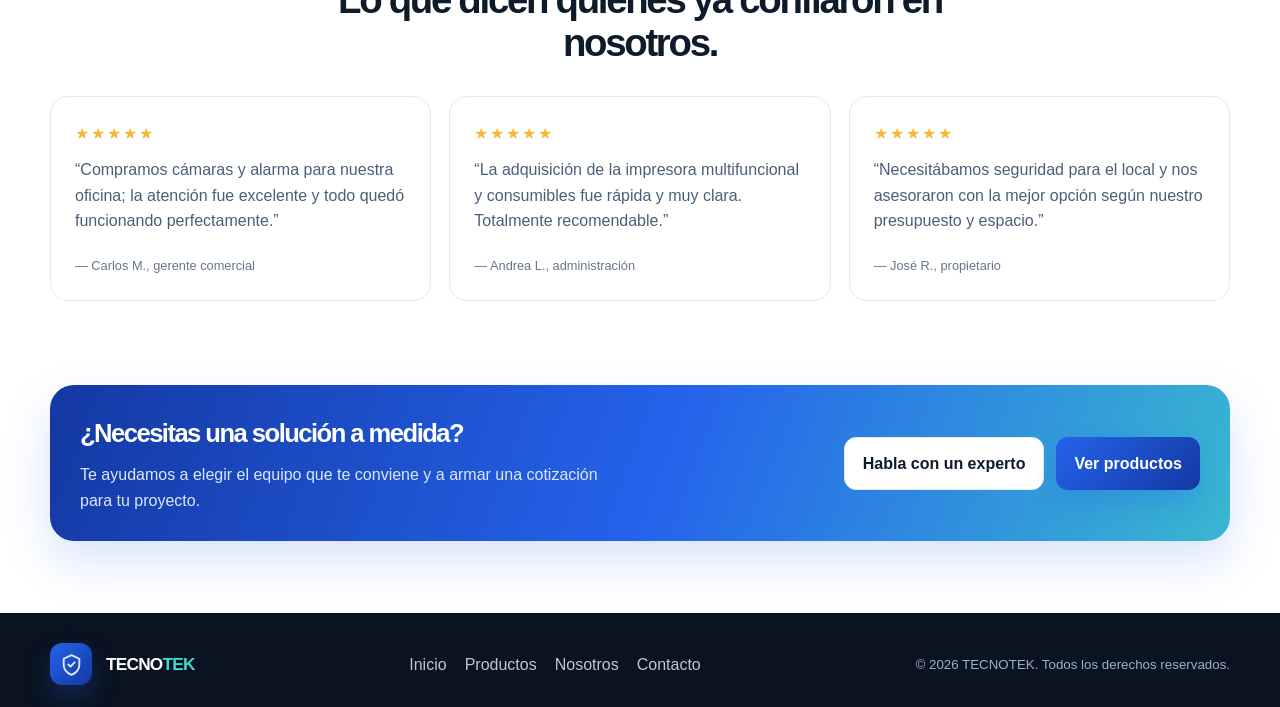
<file: productos.html>
<!doctype html>
<html lang="es">
<head>
  <meta charset="UTF-8" />
  <meta name="viewport" content="width=device-width, initial-scale=1.0" />
  <meta name="description" content="TECNOTEK: seguridad electrónica, cámaras, alarmas, cercas eléctricas, computadoras, impresoras y consumibles." />
  <title>TECNOTEK | Seguridad y Tecnología</title>
  <link rel="stylesheet" href="styles.css" />
</head>
<body>
  <div class="topbar">
    <div class="container">
      <span><strong>TECNOTEK</strong> · Seguridad inteligente para tu negocio y hogar</span>
      <span>WhatsApp: +52 55 1234 5678</span>
    </div>
  </div>

  <header class="header">
    <div class="container">
      <a href="index.html" class="brand" aria-label="TECNOTEK inicio">
        <span class="brand-mark">
          <svg viewBox="0 0 24 24" fill="none" stroke="currentColor" stroke-width="1.8" stroke-linecap="round" stroke-linejoin="round" aria-hidden="true">
            <path d="M12 3L4.5 6.5v5.7c0 4.7 3.1 7.9 7.5 9.8 4.4-1.9 7.5-5.1 7.5-9.8V6.5L12 3Z"/>
            <path d="m9 12 2 2 4-4"/>
          </svg>
        </span>
        <span class="brand-text">TECNO<strong>TEK</strong></span>
      </a>

      <nav class="nav" aria-label="Menú principal">
        <a href="index.html">Inicio</a>
        <a href="productos.html">Productos</a>
        <a href="nosotros.html">Nosotros</a>
        <a href="contacto.html">Contacto</a>
      </nav>

      <div class="nav-actions">
        <button class="icon-btn" type="button" aria-label="Buscar">⌕</button>
        <a class="btn btn-primary" href="contacto.html">Cotizar ahora</a>
        <button class="burger" type="button" aria-label="Abrir menú" aria-expanded="false">☰</button>
      </div>
    </div>
  </header>

  <main>
    <section class="hero">
      <div class="container">
        <div>
          <span class="eyebrow">Protección y tecnología</span>
          <h1>Todo lo que necesitas para <b>proteger</b> y <b>trabajar mejor</b>.</h1>
          <p class="lead">En TECNOTEK encontrarás soluciones de seguridad, computación, impresión y consumibles para hogares, negocios, oficinas y comercios con atención profesional y precios competitivos.</p>
          <div class="hero-actions">
            <a class="btn btn-primary" href="productos.html">Ver catálogo</a>
            <a class="btn btn-secondary" href="contacto.html">Solicitar asesoría</a>
          </div>
          <div class="hero-metrics">
            <div class="metric"><strong>+2,500</strong><span>instalaciones</span></div>
            <div class="metric"><strong>24/7</strong><span>soporte técnico</span></div>
            <div class="metric"><strong>5★</strong><span>atención</span></div>
          </div>
        </div>

        <div class="hero-visual" aria-label="Ilustración de seguridad y vigilancia">
          <div class="hero-orbit"></div>
          <div class="security-panel">
            <div class="panel-top">
              <span>MONITOREO ACTIVO</span>
              <span class="panel-dot"></span>
            </div>
            <div class="cam-preview">
              <span class="sun"></span>
              <span class="house"></span>
              <span class="window"></span>
              <span class="scan"></span>
            </div>
            <div class="panel-bottom">
              <span>Seguridad en tiempo real</span>
              <div class="mini-badges" aria-hidden="true"><span></span><span></span><span></span></div>
            </div>
          </div>
          <div class="float-card one"><b>Alarma</b>Protección 24/7</div>
          <div class="float-card two"><b>Cámaras</b>Vigilancia inteligente</div>
        </div>
      </div>
    </section>

    <div class="trust-strip">
      <div class="container">
        <span class="label">Confían en nosotros</span>
        <div class="trust-items">
          <span>Alarmas</span>
          <span>Cámaras</span>
          <span>Cercas</span>
          <span>Computadoras</span>
          <span>Impresión</span>
        </div>
      </div>
    </div>

    <section class="section">
      <div class="container">
        <div class="section-head">
          <span class="section-tag">Productos destacados</span>
          <h2>Soluciones que convierten seguridad y productividad en ventaja.</h2>
          <p>Desde monitoreo y acceso hasta equipos de oficina y consumo, te ayudamos a escoger lo correcto para tu espacio.</p>
        </div>

        <div class="card-grid">
          <article class="product-card">
            <div class="image" aria-hidden="true">
              <svg viewBox="0 0 24 24" fill="none" stroke="currentColor" stroke-width="1.8" stroke-linecap="round" stroke-linejoin="round"><path d="M12 3 4.5 6.5v5.7c0 4.7 3.1 7.9 7.5 9.8 4.4-1.9 7.5-5.1 7.5-9.8V6.5L12 3Z"/><path d="m9 12 2 2 4-4"/></svg>
            </div>
            <div class="content">
              <span class="badge">Seguridad</span>
              <h3>Kit alarma inteligente</h3>
              <p>Protección con sensores, sirena y control remoto para puertas y ventanas.</p>
              <div class="meta">
                <div class="price">$1,499<small>MXN</small></div>
                <a href="productos.html" class="more">Ver más</a>
              </div>
            </div>
          </article>

          <article class="product-card">
            <div class="image" aria-hidden="true">
              <svg viewBox="0 0 24 24" fill="none" stroke="currentColor" stroke-width="1.8" stroke-linecap="round" stroke-linejoin="round"><path d="M3 8h13l5 4v7H3z"/><circle cx="9" cy="14" r="3"/><path d="M19 12v4h2M6 8l2-4h7l2 4"/></svg>
            </div>
            <div class="content">
              <span class="badge">Cámaras</span>
              <h3>Camara IP 4K</h3>
              <p>Alta resolución, visión nocturna y monitoreo desde tu celular en tiempo real.</p>
              <div class="meta">
                <div class="price">$2,899<small>MXN</small></div>
                <a href="productos.html" class="more">Ver más</a>
              </div>
            </div>
          </article>

          <article class="product-card">
            <div class="image" aria-hidden="true">
              <svg viewBox="0 0 24 24" fill="none" stroke="currentColor" stroke-width="1.8" stroke-linecap="round" stroke-linejoin="round"><path d="M3 12h4l2-7 4 14 2-7h6"/></svg>
            </div>
            <div class="content">
              <span class="badge">Perimetro</span>
              <h3>Cerca eléctrica</h3>
              <p>Solución segura para perímetros, bodegas y propiedades con control eficiente.</p>
              <div class="meta">
                <div class="price">$3,499<small>MXN</small></div>
                <a href="productos.html" class="more">Ver más</a>
              </div>
            </div>
          </article>

          <article class="product-card">
            <div class="image" aria-hidden="true">
              <svg viewBox="0 0 24 24" fill="none" stroke="currentColor" stroke-width="1.8" stroke-linecap="round" stroke-linejoin="round"><rect x="3" y="4" width="18" height="13" rx="2"/><path d="M8 21h8m-4-4v4"/></svg>
            </div>
            <div class="content">
              <span class="badge">Computo</span>
              <h3>Laptop de oficina</h3>
              <p>Equipos con rendimiento para trabajo, escolaridad y uso diario sin complicaciones.</p>
              <div class="meta">
                <div class="price">$7,999<small>MXN</small></div>
                <a href="productos.html" class="more">Ver más</a>
              </div>
            </div>
          </article>

          <article class="product-card">
            <div class="image" aria-hidden="true">
              <svg viewBox="0 0 24 24" fill="none" stroke="currentColor" stroke-width="1.8" stroke-linecap="round" stroke-linejoin="round"><path d="M6 9V3h12v6M6 18H4a2 2 0 0 1-2-2v-5a2 2 0 0 1 2-2h16a2 2 0 0 1 2 2v5a2 2 0 0 1-2 2h-2"/><path d="M6 14h12v7H6z"/></svg>
            </div>
            <div class="content">
              <span class="badge">Impresión</span>
              <h3>Impresora multifuncional</h3>
              <p>Impresión, escaneo y copia para oficinas pequeñas y usuarios frecuentes.</p>
              <div class="meta">
                <div class="price">$3,199<small>MXN</small></div>
                <a href="productos.html" class="more">Ver más</a>
              </div>
            </div>
          </article>

          <article class="product-card">
            <div class="image" aria-hidden="true">
              <svg viewBox="0 0 24 24" fill="none" stroke="currentColor" stroke-width="1.8" stroke-linecap="round" stroke-linejoin="round"><path d="M5 7h14v14H5zM8 3h8v4M9 11h6m-6 4h6"/><path d="m16 18 2 2 4-4"/></svg>
            </div>
            <div class="content">
              <span class="badge">Consumibles</span>
              <h3>Cartuchos y toner</h3>
              <p>Consumibles de calidad para que tus equipos sigan funcionando sin interrupciones.</p>
              <div class="meta">
                <div class="price">$249<small>MXN</small></div>
                <a href="productos.html" class="more">Ver más</a>
              </div>
            </div>
          </article>
        </div>
      </div>
    </section>

    <section class="section">
      <div class="container split">
        <div class="showcase">
          <div class="device-box">
            <div class="screen"></div>
            <div class="icons" aria-hidden="true">
              <span><svg viewBox="0 0 24 24" fill="none" stroke="currentColor" stroke-width="1.8" stroke-linecap="round" stroke-linejoin="round"><path d="M12 3 4.5 6.5v5.7c0 4.7 3.1 7.9 7.5 9.8 4.4-1.9 7.5-5.1 7.5-9.8V6.5L12 3Z"/><path d="m9 12 2 2 4-4"/></svg></span>
              <span><svg viewBox="0 0 24 24" fill="none" stroke="currentColor" stroke-width="1.8" stroke-linecap="round" stroke-linejoin="round"><path d="M3 8h13l5 4v7H3z"/><circle cx="9" cy="14" r="3"/></svg></span>
              <span><svg viewBox="0 0 24 24" fill="none" stroke="currentColor" stroke-width="1.8" stroke-linecap="round" stroke-linejoin="round"><rect x="3" y="4" width="18" height="13" rx="2"/><path d="M8 21h8m-4-4v4"/></svg></span>
            </div>
          </div>
        </div>

        <div>
          <span class="section-tag">Tecnología para cada necesidad</span>
          <h2 style="margin:14px 0 12px; font-size:clamp(2rem,3vw,3.2rem); line-height:1.12; letter-spacing:-.06em;">Diseñamos soluciones prácticas y confiables.</h2>
          <p class="muted" style="font-size:15px; line-height:1.8; margin:0;">Nuestro enfoque combina seguridad, tecnología y atención humana para ayudarte a proteger tus instalaciones y mejorar tu operación con equipos de alto rendimiento.</p>
          <ul class="check-list">
            <li>Asesoría técnica a medida para hogares, comercios y oficinas.</li>
            <li>Instalación y soporte con profesionales especializados.</li>
            <li>Catálogo actual con marcas y equipos de calidad.</li>
            <li>Compra fácil con cotización rápida y seguimiento personalizado.</li>
          </ul>
          <a class="btn btn-primary" href="nosotros.html">Conoce más</a>
        </div>
      </div>
    </section>

    <section class="section">
      <div class="container">
        <div class="section-head">
          <span class="section-tag">Ventajas TECNOTEK</span>
          <h2>Más que productos: un socio tecnológico.</h2>
        </div>

        <div class="feature-grid">
          <div class="feature">
            <div class="icon"><svg viewBox="0 0 24 24" fill="none" stroke="currentColor" stroke-width="1.8" width="22" height="22" stroke-linecap="round" stroke-linejoin="round"><path d="M12 3 4.5 6.5v5.7c0 4.7 3.1 7.9 7.5 9.8 4.4-1.9 7.5-5.1 7.5-9.8V6.5L12 3Z"/><path d="m9 12 2 2 4-4"/></svg></div>
            <h4>Seguridad confiable</h4>
            <p>Protección integral para viviendas, comercios y propiedades.</p>
          </div>
          <div class="feature">
            <div class="icon"><svg viewBox="0 0 24 24" fill="none" stroke="currentColor" stroke-width="1.8" width="22" height="22" stroke-linecap="round" stroke-linejoin="round"><rect x="3" y="4" width="18" height="13" rx="2"/><path d="M8 21h8m-4-4v4"/></svg></div>
            <h4>Equipos modernos</h4>
            <p>Soluciones actuales para trabajo, estudio y operación business.</p>
          </div>
          <div class="feature">
            <div class="icon"><svg viewBox="0 0 24 24" fill="none" stroke="currentColor" stroke-width="1.8" width="22" height="22" stroke-linecap="round" stroke-linejoin="round"><path d="M6 9V3h12v6M6 18H4a2 2 0 0 1-2-2v-5a2 2 0 0 1 2-2h16a2 2 0 0 1 2 2v5a2 2 0 0 1-2 2h-2"/><path d="M6 14h12v7H6z"/></svg></div>
            <h4>Impresión eficiente</h4>
            <p>Máquinas y consumibles para mantener tus procesos funcionando.</p>
          </div>
          <div class="feature">
            <div class="icon"><svg viewBox="0 0 24 24" fill="none" stroke="currentColor" stroke-width="1.8" width="22" height="22" stroke-linecap="round" stroke-linejoin="round"><path d="M12 5v14M5 12h14"/></svg></div>
            <h4>Atención rápida</h4>
            <p>Respuesta ágil, asesoría cercana y seguimiento profesional.</p>
          </div>
        </div>
      </div>
    </section>

    <section class="section">
      <div class="container">
        <div class="section-head">
          <span class="section-tag">Opinión de clientes</span>
          <h2>Lo que dicen quienes ya confiaron en nosotros.</h2>
        </div>

        <div class="testimonials">
          <article class="quote">
            <div class="stars">★★★★★</div>
            <p>“Compramos cámaras y alarma para nuestra oficina; la atención fue excelente y todo quedó funcionando perfectamente.”</p>
            <small>— Carlos M., gerente comercial</small>
          </article>
          <article class="quote">
            <div class="stars">★★★★★</div>
            <p>“La adquisición de la impresora multifuncional y consumibles fue rápida y muy clara. Totalmente recomendable.”</p>
            <small>— Andrea L., administración</small>
          </article>
          <article class="quote">
            <div class="stars">★★★★★</div>
            <p>“Necesitábamos seguridad para el local y nos asesoraron con la mejor opción según nuestro presupuesto y espacio.”</p>
            <small>— José R., propietario</small>
          </article>
        </div>
      </div>
    </section>

    <div class="promo">
      <div class="container">
        <div class="promo-box">
          <div>
            <h3>¿Necesitas una solución a medida?</h3>
            <p>Te ayudamos a elegir el equipo que te conviene y a armar una cotización para tu proyecto.</p>
          </div>
          <div class="cta-row">
            <a class="btn btn-light" href="contacto.html">Habla con un experto</a>
            <a class="btn btn-primary" href="productos.html">Ver productos</a>
          </div>
        </div>
      </div>
    </div>
  </main>

  <footer class="footer">
    <div class="container">
      <a href="index.html" class="brand" aria-label="TECNOTEK inicio">
        <span class="brand-mark" style="width:42px;height:42px;border-radius:12px;">
          <svg viewBox="0 0 24 24" fill="none" stroke="currentColor" stroke-width="1.8" stroke-linecap="round" stroke-linejoin="round" aria-hidden="true">
            <path d="M12 3L4.5 6.5v5.7c0 4.7 3.1 7.9 7.5 9.8 4.4-1.9 7.5-5.1 7.5-9.8V6.5L12 3Z"/>
            <path d="m9 12 2 2 4-4"/>
          </svg>
        </span>
        <span class="brand-text" style="color:#fff;">TECNO<strong style="color:var(--cyan);">TEK</strong></span>
      </a>

      <div class="footer-links">
        <a href="index.html">Inicio</a>
        <a href="productos.html">Productos</a>
        <a href="nosotros.html">Nosotros</a>
        <a href="contacto.html">Contacto</a>
      </div>

      <small>© <span id="year"></span> TECNOTEK. Todos los derechos reservados.</small>
    </div>
  </footer>

  <script src="script.js"></script>
</body>
</html>
</file>
<file: styles.css>
*{box-sizing:border-box} :root{ --navy:#0d1b2a; --navy-2:#12233d; --blue:#2563eb; --blue-2:#1438a3; --cyan:#42d7d0; --gold:#f6c453; --muted:#66758d; --paper:#f4f7fb; --line:#e4ebf5; --white:#fff; --danger:#d64848; --shadow:0 18px 40px rgba(17,27,45,.12); --radius:18px}html{scroll-behavior:smooth}body{margin:0;font-family:Inter,Segoe UI,sans-serif;background:#fff;color:var(--navy);line-height:1.6}img{max-width:100%;display:block}a{text-decoration:none;color:inherit}button,input,select,textarea{font:inherit}input,select,textarea{border:1px solid var(--line);border-radius:12px;padding:12px 14px;background:#fff;color:var(--navy)}input:focus,select:focus,textarea:focus{outline:2px solid rgba(37,99,235,.15);border-color:#7aa0ff}.container{width:min(1180px,calc(100% - 40px));margin:auto}.topbar{background:#081521;color:#dfeaf7;font-size:12px}.topbar .container{display:flex;justify-content:space-between;align-items:center;gap:18px;padding:8px 0}.topbar strong{color:var(--cyan);font-weight:800}.header{position:sticky;top:0;z-index:30;background:rgba(255,255,255,.95);backdrop-filter:blur(12px);border-bottom:1px solid rgba(228,235,245,.9)}.header .container{display:flex;align-items:center;justify-content:space-between;gap:20px;height:78px}.brand{display:inline-flex;align-items:center;gap:14px}.brand-mark{width:52px;height:52px;display:grid;place-items:center;border-radius:16px;background:linear-gradient(135deg,var(--blue),var(--blue-2));box-shadow:0 12px 24px rgba(37,99,235,.25)}.brand-mark svg{width:25px;height:25px}.brand-text{font-weight:900;letter-spacing:-.8px;font-size:1.08rem}.brand-text strong{color:var(--blue)}.nav{display:flex;align-items:center;gap:26px;font-size:13px;font-weight:700;color:#42526d}.nav a{opacity:.9}.nav a:hover{color:var(--blue)}.nav-actions{display:flex;align-items:center;gap:12px}.btn{display:inline-flex;align-items:center;justify-content:center;gap:9px;border:none;border-radius:12px;padding:13px 18px;font-weight:800;cursor:pointer;transition:.2s;white-space:nowrap}.btn:hover{transform:translateY(-2px)}.btn-primary{background:linear-gradient(135deg,var(--blue),var(--blue-2));color:#fff;box-shadow:0 12px 24px rgba(37,99,235,.25)}.btn-secondary{background:#edf3ff;color:var(--blue)}.btn-light{background:#fff;color:var(--navy);border:1px solid var(--line)}.icon-btn{width:42px;height:42px;border-radius:12px;background:#f3f7ff;border:1px solid var(--line);display:grid;place-items:center;cursor:pointer}.burger{display:none;width:42px;height:42px;border:none;background:#f0f6ff;border-radius:12px;border:1px solid var(--line);font-size:22px}.hero{background:radial-gradient(circle at 80% 20%,rgba(66,215,208,.2),transparent 28%),linear-gradient(135deg,#0d1b2a 0%,#112847 52%,#153d7a 100%);color:#fff;padding:72px 0 65px}.hero .container{display:grid;grid-template-columns:1.08fr .92fr;gap:34px;align-items:center}.eyebrow{display:inline-flex;align-items:center;gap:10px;color:#9fe8e4;font-size:11px;font-weight:800;letter-spacing:1.8px;text-transform:uppercase}.eyebrow::before{content:"";display:inline-block;width:22px;height:2px;background:var(--cyan);border-radius:10px}.hero h1{font-size:clamp(2.7rem,4vw,5rem);line-height:1.03;letter-spacing:-.08em;margin:18px 0 14px}.hero h1 b{color:var(--cyan)}.lead{max-width:560px;color:#d0ddea;font-size:1.02rem;line-height:1.8;margin:0}.hero-actions{display:flex;gap:12px;flex-wrap:wrap;margin-top:28px}.hero-metrics{display:flex;gap:34px;flex-wrap:wrap;margin-top:28px;color:#e8edf8}.metric strong{display:block;font-size:1.55rem;letter-spacing:-.05em}.metric span{color:#c0d1e8;font-size:.78rem;text-transform:uppercase;letter-spacing:.12em}.hero-visual{position:relative;min-height:420px;display:grid;place-items:center}.hero-orbit{position:absolute;inset:14% 8% 10% 14%;border:1px solid rgba(255,255,255,.12);border-radius:50%;box-shadow:0 0 0 48px rgba(255,255,255,.04),0 0 0 94px rgba(255,255,255,.02)}.security-panel{position:relative;z-index:1;width:min(100%,420px);background:linear-gradient(180deg,#f9fbff,#e9f1fb);border-radius:26px;padding:18px 18px 20px;box-shadow:0 18px 52px rgba(7,15,26,.28);color:var(--navy)}.panel-top{display:flex;align-items:center;justify-content:space-between;font-size:11px;color:#51627b;font-weight:800;letter-spacing:.08em}.panel-dot{display:inline-block;width:9px;height:9px;border-radius:50%;background:#22c55e;box-shadow:0 0 10px rgba(34,197,94,.8)}.cam-preview{margin-top:18px;height:190px;border-radius:18px;position:relative;overflow:hidden;background:linear-gradient(160deg,#2f4d73,#101c2d 55%,#0a1523);box-shadow:inset 0 0 0 1px rgba(255,255,255,.08)}.cam-preview::before{content:"";position:absolute;inset:0;background:linear-gradient(180deg,transparent 52%,rgba(8,21,31,.44));repeating-linear-gradient(90deg,transparent 0 56px,rgba(255,255,255,.08) 57px 58px)}.sun{position:absolute;right:36px;top:20px;width:34px;height:34px;border-radius:50%;background:#9ed4d6}.house{position:absolute;left:44px;bottom:26px;width:154px;height:88px;background:#1a2a3f;clip-path:polygon(0 38%,50% 0,100% 38%,100% 100%,0 100%)}.window{position:absolute;left:96px;bottom:46px;width:30px;height:28px;background:#6ce7d8;box-shadow:42px 0 #7fc6d3}.scan{position:absolute;left:0;right:0;top:56%;height:2px;background:#4bd4c8;box-shadow:0 0 12px rgba(75,212,200,.9)}.panel-bottom{display:flex;align-items:center;justify-content:space-between;margin-top:16px;color:#4d5a6e;font-size:12px}.mini-badges{display:flex;gap:7px}.mini-badges span{width:10px;height:10px;border-radius:50%;background:#c8d8f1}.mini-badges span:nth-child(2){background:#89d5d0}.mini-badges span:nth-child(3){background:#f3c658}.float-card{position:absolute;background:#fff;color:var(--navy);border-radius:12px;padding:12px 13px;box-shadow:0 12px 28px rgba(10,19,29,.18);font-weight:800;font-size:10px;letter-spacing:.08em}.float-card b{display:block;font-size:11px;font-weight:900;margin-bottom:4px;color:#1f2a3b}.float-card.one{top:35px;right:0}.float-card.two{bottom:40px;left:8px}.trust-strip{border-top:1px solid rgba(228,235,245,.8);border-bottom:1px solid rgba(228,235,245,.8);background:#fff}.trust-strip .container{display:flex;align-items:center;justify-content:space-between;gap:18px;flex-wrap:wrap;padding:18px 0}.trust-strip .label{font-size:11px;text-transform:uppercase;letter-spacing:.18em;color:#8796ae;font-weight:800}.trust-items{display:flex;align-items:center;gap:24px;flex-wrap:wrap}.trust-items span{display:flex;align-items:center;gap:8px;color:#495d75;font-size:12px;font-weight:700}.trust-items span:before{content:"✓";display:inline-grid;place-items:center;width:20px;height:20px;border-radius:50%;background:#eaf6f5;color:#168d73;font-weight:900;font-size:12px}.section{padding:84px 0}.section-head{max-width:700px;margin:0 auto 32px;text-align:center}.section-tag{display:inline-block;color:var(--blue);font-size:11px;text-transform:uppercase;letter-spacing:.18em;font-weight:900}.section-head h2{font-size:clamp(2rem,3vw,3.2rem);line-height:1.12;letter-spacing:-.06em;margin:14px 0 12px}.section-head p{color:var(--muted);margin:0}.card-grid{display:grid;grid-template-columns:repeat(3,minmax(0,1fr));gap:18px}.product-card{background:#fff;border:1px solid var(--line);border-radius:18px;overflow:hidden;box-shadow:0 8px 25px rgba(17,27,45,.04);transition:.2s}.product-card:hover{transform:translateY(-4px);box-shadow:var(--shadow)}.product-card .image{height:200px;background:linear-gradient(130deg,#eaf1ff,#dfe9f2);display:grid;place-items:center;position:relative}.product-card:nth-child(2) .image{background:linear-gradient(130deg,#eafdfb,#d4f3f0)}.product-card:nth-child(3) .image{background:linear-gradient(130deg,#eef6ff,#f9ebd6)} .product-card:nth-child(4) .image{background:linear-gradient(130deg,#edf7ff,#e6efff)} .product-card:nth-child(5) .image{background:linear-gradient(130deg,#e7f9f0,#e8f0ff)} .product-card:nth-child(6) .image{background:linear-gradient(130deg,#fff6dd,#eef5ff)} .product-card .image svg{width:76px;height:76px;stroke:#265df2;color:#265df2}.product-card .content{padding:22px}.badge{display:inline-block;padding:7px 10px;border-radius:999px;background:#edf3ff;color:var(--blue);font-size:11px;font-weight:800;letter-spacing:.08em;text-transform:uppercase}.product-card h3{margin:14px 0 8px;font-size:1.12rem}.product-card p{margin:0;color:var(--muted);font-size:.82rem;line-height:1.7}.meta{display:flex;align-items:center;justify-content:space-between;margin-top:18px}.price{font-size:1.4rem;font-weight:900;letter-spacing:-.06em}.price small{font-size:.7rem;color:var(--muted);font-weight:700}.more{font-size:12px;font-weight:800;color:var(--blue)}.split{display:grid;grid-template-columns:1fr 1fr;gap:48px;align-items:center}.showcase{background:linear-gradient(135deg,#edf4ff 0%,#eaf9f7 100%);border-radius:28px;padding:26px;position:relative;overflow:hidden;min-height:420px}.showcase::before,.showcase::after{content:"";position:absolute;border:1px solid rgba(37,99,235,.16);border-radius:50%}.showcase::before{width:300px;height:300px;top:-80px;right:-30px}.showcase::after{width:380px;height:380px;bottom:-130px;left:-85px}.device-box{position:relative;z-index:1;max-width:330px;margin:26px auto 0;background:#fff;border-radius:20px;padding:18px;box-shadow:0 18px 40px rgba(23,42,74,.15)}.device-box .screen{height:170px;border-radius:16px;background:linear-gradient(145deg,#1d3557,#0f1a2b);position:relative;overflow:hidden}.device-box .screen::before{content:"";position:absolute;inset:0;background:linear-gradient(180deg,transparent 50%,rgba(0,0,0,.24));repeating-linear-gradient(90deg,transparent 0 42px,rgba(255,255,255,.08) 43px 44px)}.device-box .icons{display:flex;gap:12px;margin-top:18px}.device-box .icons span{flex:1;height:54px;border-radius:13px;background:#edf3ff;display:grid;place-items:center}.device-box .icons svg{width:24px;height:24px;color:#1d4fd0}.check-list{list-style:none;padding:0;margin:26px 0 0;display:grid;gap:14px}.check-list li{display:flex;align-items:flex-start;gap:12px;color:#43576d;font-size:14px}.check-list li::before{content:"✓";display:grid;place-items:center;width:22px;height:22px;border-radius:50%;background:#e8f9f4;color:#1a9b7a;font-weight:900}.promo{padding:0 0 72px}.promo-box{background:linear-gradient(110deg,#1438a3,#2563eb 52%,#39b7d1);border-radius:24px;display:flex;align-items:center;justify-content:space-between;gap:20px;padding:28px 30px;color:#fff;box-shadow:0 20px 48px rgba(37,99,235,.18)}.promo-box h3{margin:0;font-size:clamp(1.6rem,2vw,2.2rem);letter-spacing:-.06em}.promo-box p{margin:8px 0 0;color:#dce8ff;max-width:540px}.cta-row{display:flex;flex-wrap:wrap;gap:12px}.feature-grid{display:grid;grid-template-columns:repeat(4,minmax(0,1fr));gap:18px}.feature{padding:24px;border:1px solid var(--line);border-radius:18px;background:#fff}.feature .icon{width:46px;height:46px;border-radius:14px;background:#edf5ff;display:grid;place-items:center;color:var(--blue);margin-bottom:14px}.feature h4{margin:0 0 8px;font-size:1.04rem}.feature p{margin:0;color:var(--muted);font-size:.82rem;line-height:1.75}.testimonials{display:grid;grid-template-columns:repeat(3,1fr);gap:18px}.quote{padding:24px;border:1px solid var(--line);background:#fff;border-radius:18px}.quote p{margin:0 0 22px;color:#495f79}.quote small{display:block;color:var(--muted);font-size:.8rem}.stars{color:#f7b733;letter-spacing:2px;margin-bottom:10px}.page-banner{background:linear-gradient(135deg,#0d1b2a,#163d6c);color:#fff;padding:72px 0 58px}.page-banner .container{display:flex;align-items:end;justify-content:space-between;gap:30px}.page-banner h1{margin:0 0 8px;font-size:clamp(2.2rem,3vw,3.5rem);letter-spacing:-.07em}.page-banner p{margin:0;color:#d0ddea;max-width:620px}.crumbs{display:flex;align-items:center;gap:10px;flex-wrap:wrap;font-size:.8rem;color:#dfeaf7;opacity:.82;margin-bottom:18px}.crumbs span{opacity:.6}.page-content{padding:52px 0 92px}.filters{display:flex;justify-content:space-between;gap:16px;align-items:center;flex-wrap:wrap;margin-bottom:20px}.filter-group{display:flex;gap:10px;flex-wrap:wrap}.chip{padding:10px 14px;border:1px solid var(--line);background:#fff;border-radius:999px;font-weight:700;color:#46556b;cursor:pointer}.chip.active{background:#edf3ff;color:var(--blue);border-color:#d7e6ff}.catalog-grid{display:grid;grid-template-columns:repeat(3,minmax(0,1fr));gap:20px}.shop-card{background:#fff;border:1px solid var(--line);border-radius:20px;padding:18px;box-shadow:0 8px 22px rgba(13,27,42,.04)}.shop-card .thumb{height:200px;border-radius:16px;background:linear-gradient(130deg,#edf4ff,#e9f9f4);display:grid;place-items:center}.shop-card:nth-child(2n) .thumb{background:linear-gradient(130deg,#eef6ff,#f3e7d9)}.shop-card:nth-child(3n) .thumb{background:linear-gradient(130deg,#ebfbf7,#ebf2ff)} .shop-card .thumb svg{width:76px;height:76px;color:var(--blue)}.shop-card h3{margin:16px 0 8px;font-size:1.2rem}.shop-card p{margin:0;color:var(--muted);font-size:.83rem;line-height:1.7}.shop-card .row{display:flex;justify-content:space-between;align-items:center;margin-top:18px}.price-tag{font-weight:900;font-size:1.45rem;letter-spacing:-.06em}.small-note{font-size:11px;color:var(--muted);text-transform:uppercase;letter-spacing:.08em}.contact-page{padding:56px 0 90px}.contact-grid{display:grid;grid-template-columns:.9fr 1.1fr;gap:28px}.info-panel,.form-panel{background:#fff;border:1px solid var(--line);border-radius:22px;padding:28px;box-shadow:0 12px 30px rgba(17,27,45,.04)}.info-panel h3,.form-panel h3{margin:0 0 16px;font-size:1.5rem}.contact-list{display:grid;gap:16px;margin-top:18px}.contact-item{display:flex;align-items:flex-start;gap:12px;padding:14px;border-radius:14px;background:#f7faff;border:1px solid var(--line)}.contact-icon{width:40px;height:40px;border-radius:12px;background:#edf4ff;color:var(--blue);display:grid;place-items:center}.contact-item strong{display:block}.contact-item span{color:var(--muted);font-size:.82rem}.contact-form{display:grid;gap:14px}.double{display:grid;grid-template-columns:1fr 1fr;gap:12px}.textarea{min-height:120px}.map-box{margin-top:24px;border-radius:18px;overflow:hidden;border:1px solid var(--line);background:linear-gradient(135deg,#edf4ff,#f6f9fd);height:220px;display:grid;place-items:center}.map-box svg{width:100%;height:100%}.about-grid{display:grid;grid-template-columns:1fr 1fr;gap:26px}.about-visual{background:linear-gradient(135deg,#edf4ff,#ecfbf7);border:1px solid var(--line);border-radius:24px;padding:24px;min-height:360px;display:grid;place-items:center}.about-card{background:#fff;border:1px solid var(--line);border-radius:20px;padding:22px}.stat-row{display:grid;grid-template-columns:repeat(3,1fr);gap:12px;margin-top:22px}.stat{padding:16px 12px;border:1px solid var(--line);border-radius:14px;background:#f9fbff;text-align:center}.stat strong{display:block;font-size:1.7rem;letter-spacing:-.06em}.stat span{font-size:.72rem;text-transform:uppercase;letter-spacing:.1em;color:var(--muted)}.footer{background:#0a1321;color:#dfeaf7;padding:30px 0 22px}.footer .container{display:flex;align-items:center;justify-content:space-between;gap:20px;flex-wrap:wrap}.footer-links{display:flex;flex-wrap:wrap;align-items:center;gap:18px;opacity:.84}.footer small{color:#9eb0c7}.cta-inline{display:inline-flex;align-items:center;justify-content:center;gap:8px}.muted{color:var(--muted)}@media(max-width:980px){.hero .container,.split,.contact-grid,.about-grid,.page-banner .container{grid-template-columns:1fr;display:grid}.hero-visual{order:-1}.card-grid,.catalog-grid,.feature-grid,.testimonials{grid-template-columns:repeat(2,minmax(0,1fr))}.nav{display:none}.burger{display:grid;place-items:center}.header .container{position:relative}.nav.open{display:flex;position:absolute;top:78px;left:0;right:0;background:#fff;border-bottom:1px solid var(--line);flex-direction:column;align-items:flex-start;padding:18px 20px 22px;box-shadow:0 16px 28px rgba(17,27,45,.08)}.nav-actions{margin-left:auto}.topbar .container{justify-content:center}.promo-box{flex-direction:column;align-items:flex-start}}@media(max-width:680px){.card-grid,.catalog-grid,.feature-grid,.testimonials,.double,.stat-row{grid-template-columns:1fr}.hero{padding-top:58px}.hero-actions,.cta-row{flex-direction:column;align-items:stretch}.section{padding:66px 0}.product-card .image,.shop-card .thumb{height:180px}.topbar .container{font-size:11px}.trust-items{justify-content:center}.promo-box{padding:24px 20px}.footer .container{justify-content:center;text-align:center}}
</file>
